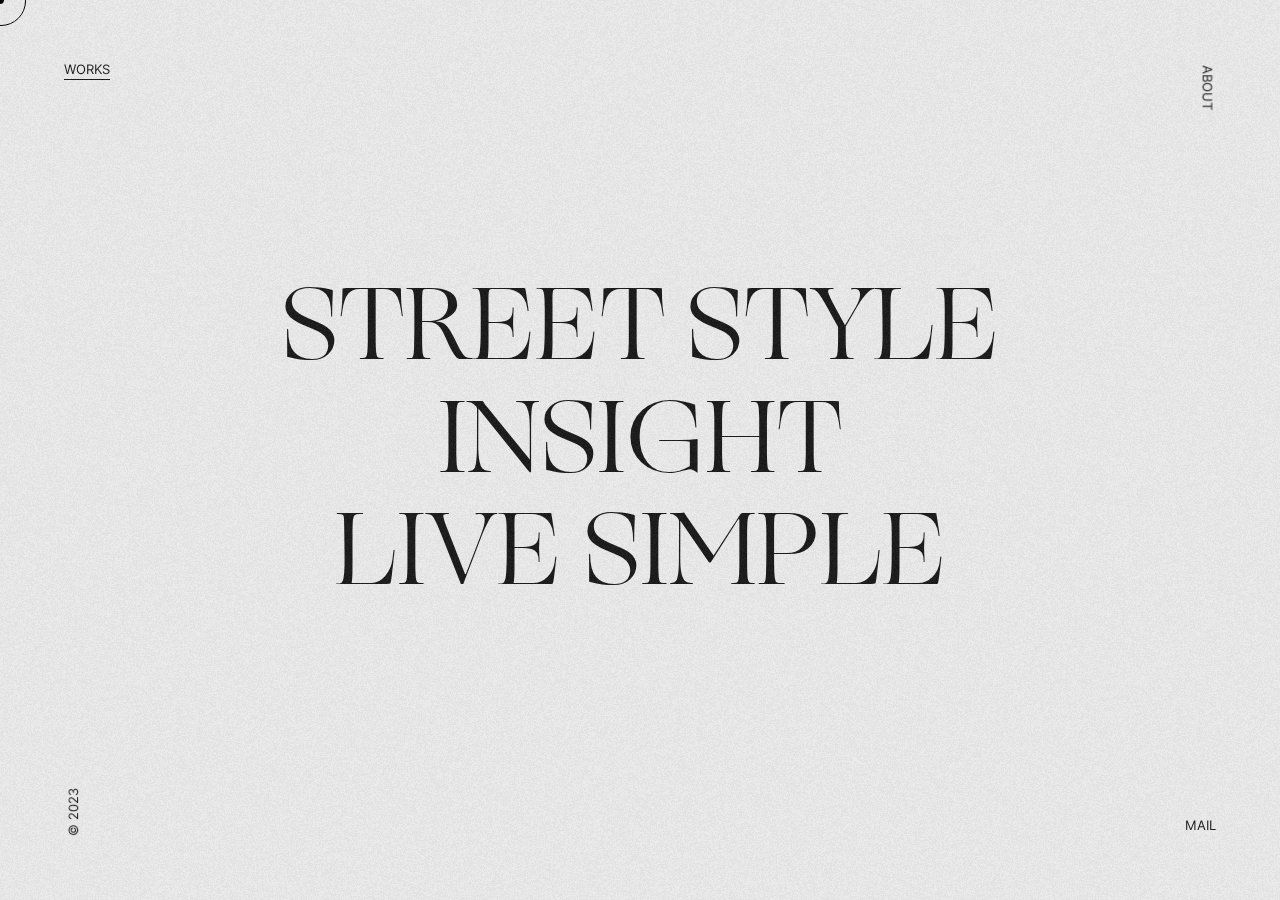
<file: index.html>
<!DOCTYPE html>
<html lang="en" class="bg-light scroll-none-x">


<head>
    <meta charset="UTF-8">
    <meta name="viewport" content="width=device-width, initial-scale=1.0">
    <title>Mohsin Kumarkiri</title>
    <meta name="description" content="Portfolio of mohsin Kumarkiri.">
    <link rel="icon" type="image/png" href="images/icon.png">
    <link rel="stylesheet" href="styles/loader-main.min.css">
    <script src="scripts/vendors/pace.min.js"></script>
    <script src="scripts/vendors/TweenMax.min.js"></script>
    <script src="scripts/vendors/parallax.min.js"></script>
    <link rel="stylesheet" href="styles/vendors/bootstrap-reboot.min.css">
    <link rel="stylesheet" href="styles/style.min.css">
</head>
<body class="scroll-none-x bg-light c-dark text-upper">
    <div class="loader-bg bg-dark"></div>
    <div class="loader-header-container">
        <h1 class="loader-header c-light">Mohsin Kumarkiri</h1>
    </div>
    <div class="loader-footer-container">
        <p class="loader-footer c-light">Selected Works</p>
    </div>
    <div class="noise"></div>
    <div class="wrapper">
        <div class="cursor"></div>
        <div class="follower"></div>
        <div class="container">
            <header class="header">
                <div class="header-menu-left-container">
                    <a href="index.html" class="header-menu-left to-right line-dark c-dark">Works</a>
                </div>
                <div class="header-menu-right-container">
                    <a href="about/index.html" class="header-menu-right left-in-right line-dark c-dark">About</a>
                </div>
            </header>
            <div id="luxy">
                <main class="main">
                    <div class="item-container">
                        <div class="item-inner">
                            <a href="works/streetstyle/index.html" class="item-hover">
                                <div class="item-title-container item-title-one-container">
                                    <div class="item-title-one">
                                        <h2 class="item-title c-dark">Street Style<span class="item-title-number c-dark">2023</span></h2>
                                    </div>
                                </div>
                                <div id="item1">
                                    <div data-depth="5" class="item">
                                        <img src="images/streetstyle.jpg" class="img item-img item-img-one" alt="">
                                    </div>
                                </div>
                            </a>
                        </div>
                        <div class="item-inner">
                            <a href="works/insight/index.html" class="item-hover">
                                <div class="item-title-container item-title-two-container">
                                    <div class="item-title-two">
                                        <h2 class="item-title c-dark">Insight<span class="item-title-number c-dark">2023</span></h2>
                                    </div>
                                </div>
                                <div id="item2">
                                    <div data-depth="5" class="item">
                                        <img src="images/insight.jpg" class="img item-img item-img-two" alt="">
                                    </div>
                                </div>
                            </a>
                        </div>
                        <div class="item-inner">
                            <a href="works/livesimple/index.html" class="item-hover">
                                <div class="item-title-container item-title-three-container">
                                    <div class="item-title-three">
                                        <h2 class="item-title c-dark">Live Simple<span class="item-title-number c-dark">2023</span></h2>
                                    </div>
                                </div>
                                <div id="item3">
                                    <div data-depth="5" class="item">
                                        <img src="images/livesimple.jpg" class="img item-img item-img-three" alt="">
                                    </div>
                                </div>
                            </a>
                        </div>
                    </div>
                </main>
            </div>
            <footer class="footer">
                <div class="footer-menu-left-container">
                    <p class="footer-menu-right c-dark">&copy; 2023</p>
                </div>
                <div class="footer-menu-right-container">
                    <a href="mailto:mohsinkumarkiri786@gmail.com" class="footer-menu-left left-in-right line-dark c-dark">Mail</a>
                </div>
            </footer>
        </div>
    </div>
    <script src="scripts/vendors/luxy.min.js"></script>
    <script src="scripts/vendors/jquery-3.5.1.min.js"></script>
    <script src="scripts/vendors/cursor.min.js"></script>
    <script src="scripts/item.min.js"></script>
    <script charset="utf-8">
        var isMobile=/iPhone|iPad|Android/i.test(navigator.userAgent);isMobile||luxy.init({wrapper:"#luxy",wrapperSpeed:.065});
    </script>
    <!-- Thank you for reading -->
</body>

</html>
</file>
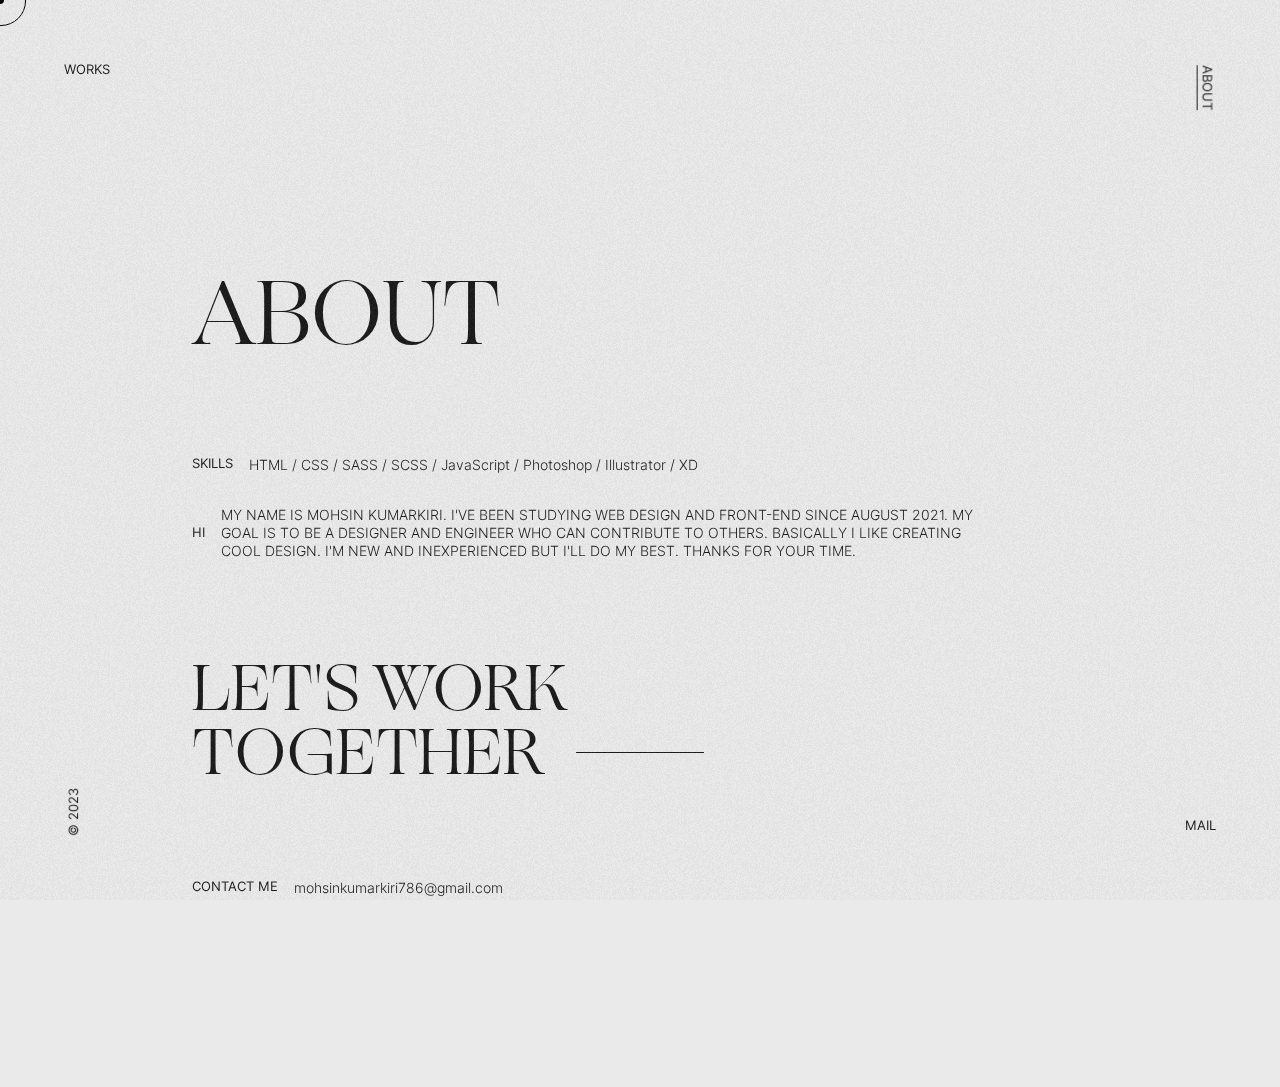
<file: about/index.html>
<!DOCTYPE html>
<html lang="en" class="bg-light scroll-none-x">


<head>
    <meta charset="UTF-8">
    <meta name="viewport" content="width=device-width, initial-scale=1.0">
    <title>About - Mohsin Kumarkiri's Portfolio</title>
    <meta name="description" content="Portfolio of Mohsin, a web designer and front-end engineer from India.">
    <link rel="icon" type="image/png" href="../images/icon.png">
    <link rel="stylesheet" href="../styles/loader-sub.min.css">
    <script src="../scripts/vendors/pace.min.js"></script>
    <script src="../scripts/vendors/TweenMax.min.js"></script>
    <link rel="stylesheet" href="../styles/vendors/bootstrap-reboot.min.css">
    <link rel="stylesheet" href="../styles/style.min.css">
</head>
<body class="scroll-none-x bg-light c-dark">
    <div class="loader-bg bg-dark"></div>
    <div class="noise"></div>
    <div class="wrapper">
        <div class="cursor"></div>
        <div class="follower"></div>
        <div class="container">
            <header class="header text-upper">
                <div class="header-menu-left-container">
                    <a href="../index.html" class="header-menu-left left-in-right line-dark c-dark">Works</a>
                </div>
                <div class="header-menu-right-container">
                    <a href="index.html" class="header-menu-right to-right line-dark c-dark">About</a>
                </div>
            </header>
            <div id="luxy">
                <main class="main">
                    <div class="about">
                        <div class="about-title-container text-upper">
                            <h2 class="about-title">About</h2>
                        </div>
                        <div class="about-text-container">
                            <div class="about-text-inner">
                                <h3 class="about-text-one c-dark text-upper">Skills</h3>
                                <p class="about-text-two c-dark">HTML / CSS / SASS / SCSS / JavaScript / Photoshop / Illustrator / XD</p>
                            </div>
                            <div class="about-text-inner text-upper">
                                <h3 class="about-text-one c-dark">Hi</h3>
                                <p class="about-text-two c-dark">My name is Mohsin Kumarkiri. I've been Studying Web design and Front-end since August 2021. My goal is to be a Designer and Engineer who can Contribute to others. Basically I like creating cool design. I'm new and inexperienced but I'll do my best. Thanks for your time.</p>
                            </div>
                        </div>
                    </div>
                    <div class="contact">
                        <div class="contact-title-container text-upper">
                            <h2 class="contact-title">Let's work</h2>
                            <h2 class="contact-title bar bar-dark">together</h2>
                        </div>
                        <div class="contact-text-container">
                            <div class="contact-text-inner">
                                <h3 class="contact-text-one c-dark text-upper">Contact me</h3>
                                <a href="mailto:mohsinkumarkiri786@gmail.com" class="contact-text-two c-dark left-in-right line-dark">mohsinkumarkiri786@gmail.com</a>
                            </div>
                        </div>
                    </div>
                </main>
            </div>
            <footer class="footer text-upper">
                <div class="footer-menu-left-container">
                    <p class="footer-menu-right c-dark">&copy; 2023</p>
                </div>
                <div class="footer-menu-right-container">
                    <a href="mailto:mohsinkumarkiri786@gmail.com" class="footer-menu-left left-in-right line-dark c-dark">Mail</a>
                </div>
            </footer>
        </div>
    </div>
    <script src="../scripts/vendors/luxy.min.js"></script>
    <script src="../scripts/vendors/jquery-3.5.1.min.js"></script>
    <script src="../scripts/vendors/cursor.min.js"></script>
    <script charset="utf-8">
        var isMobile=/iPhone|iPad|Android/i.test(navigator.userAgent);isMobile||luxy.init({wrapper:"#luxy",wrapperSpeed:.065});
    </script>
    <!-- Thank you for reading -->
</body>

</html>
</file>
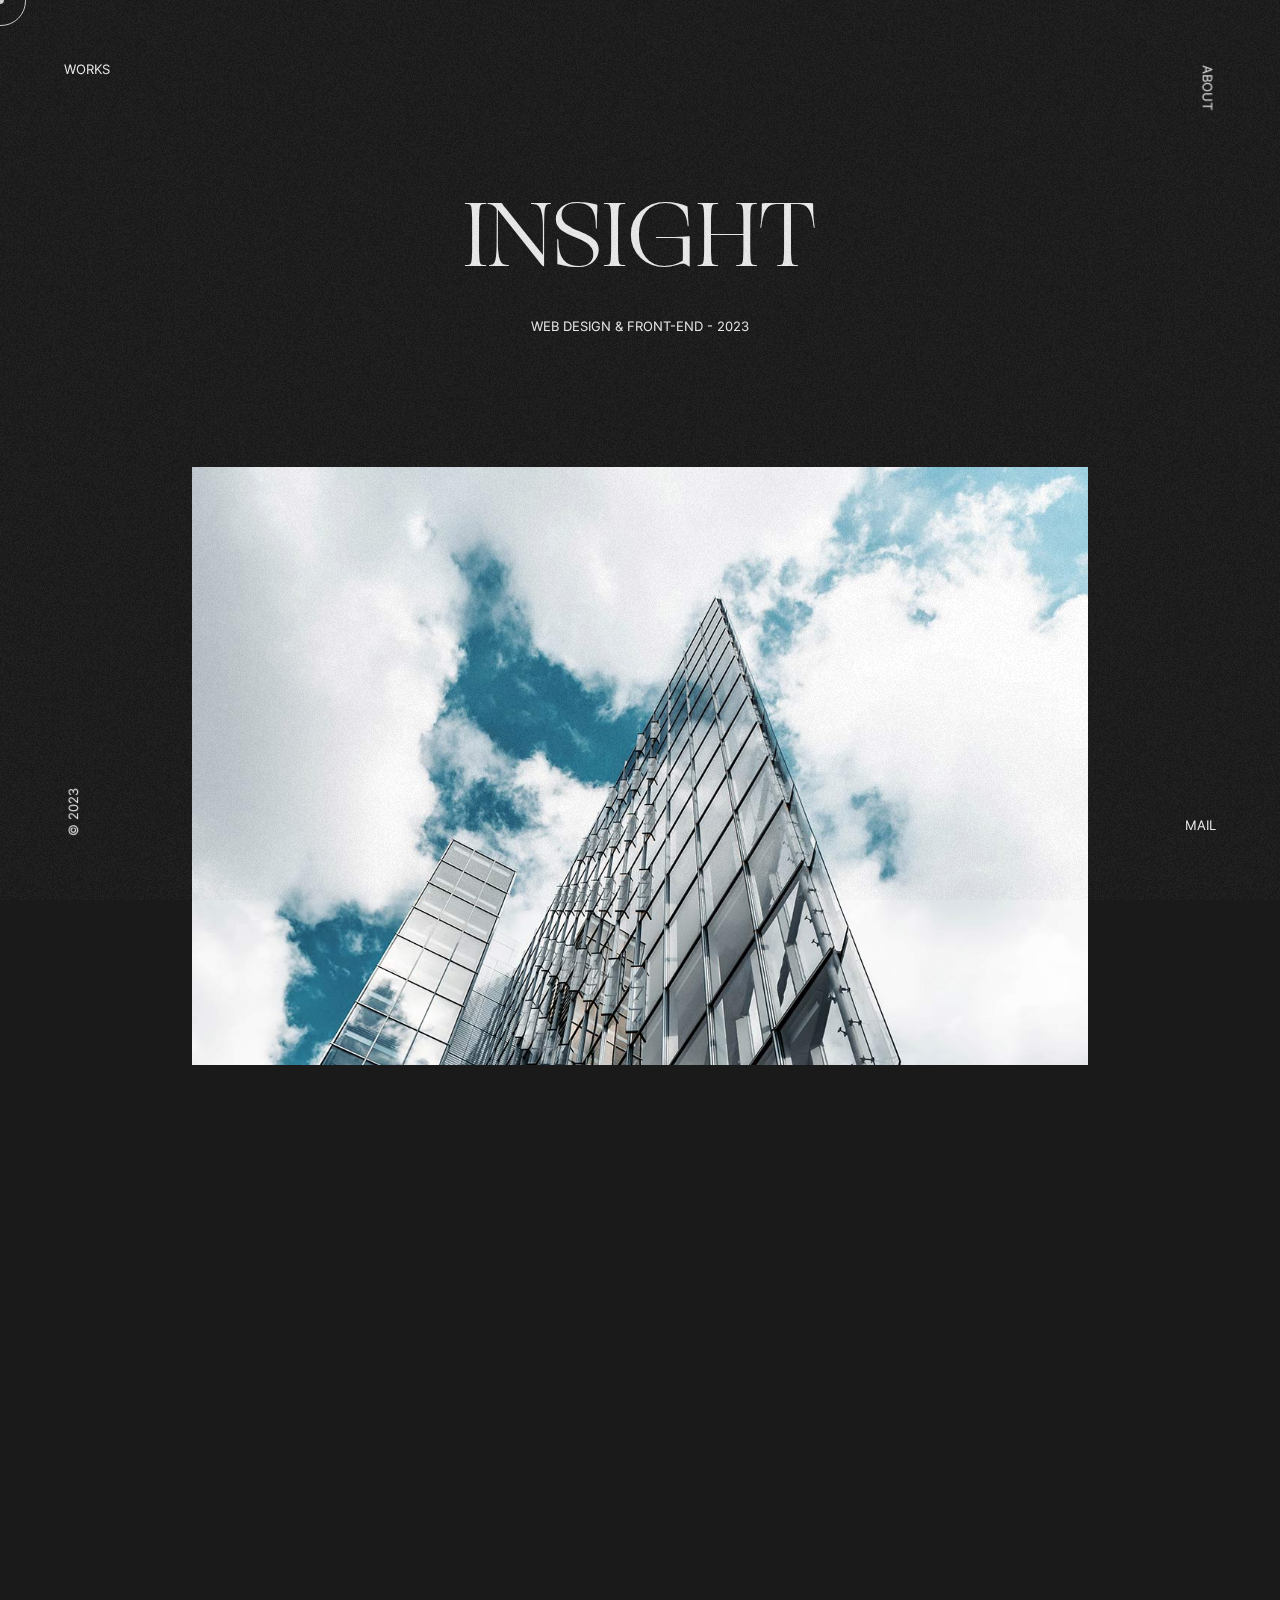
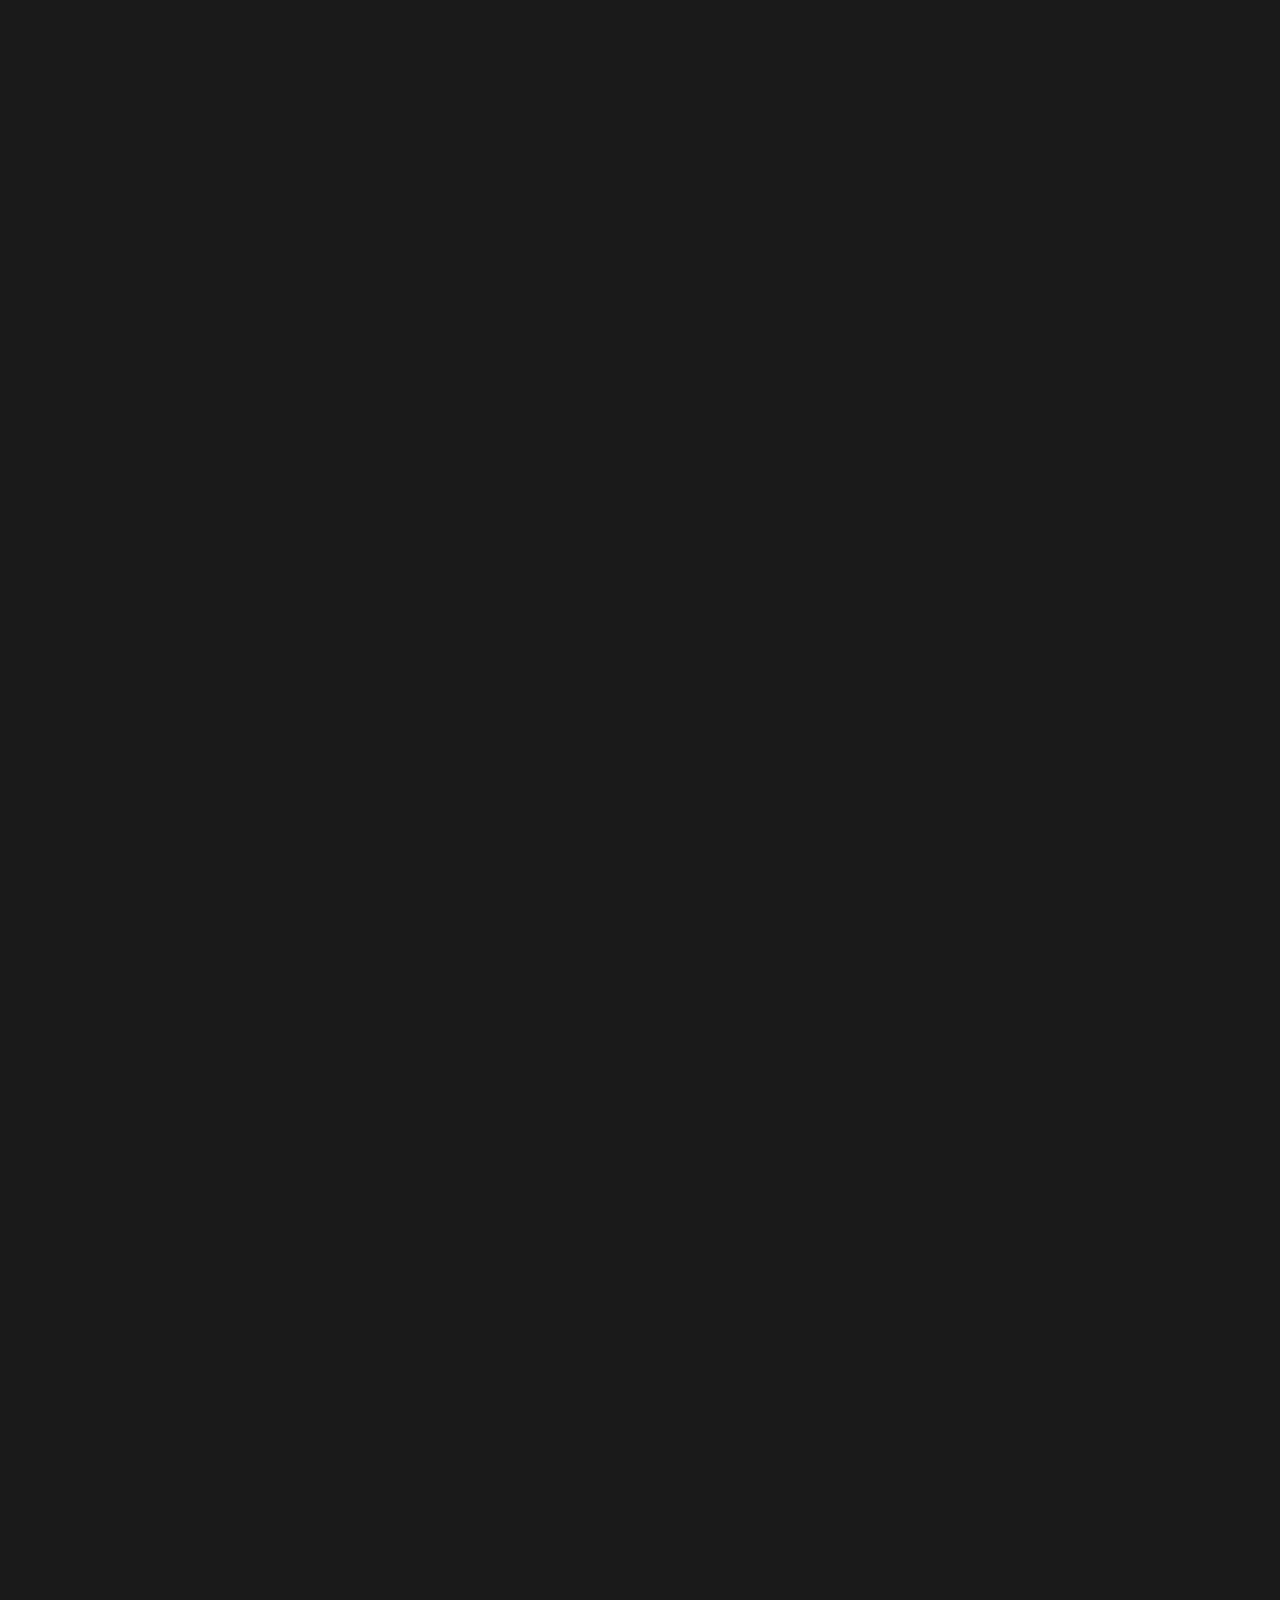
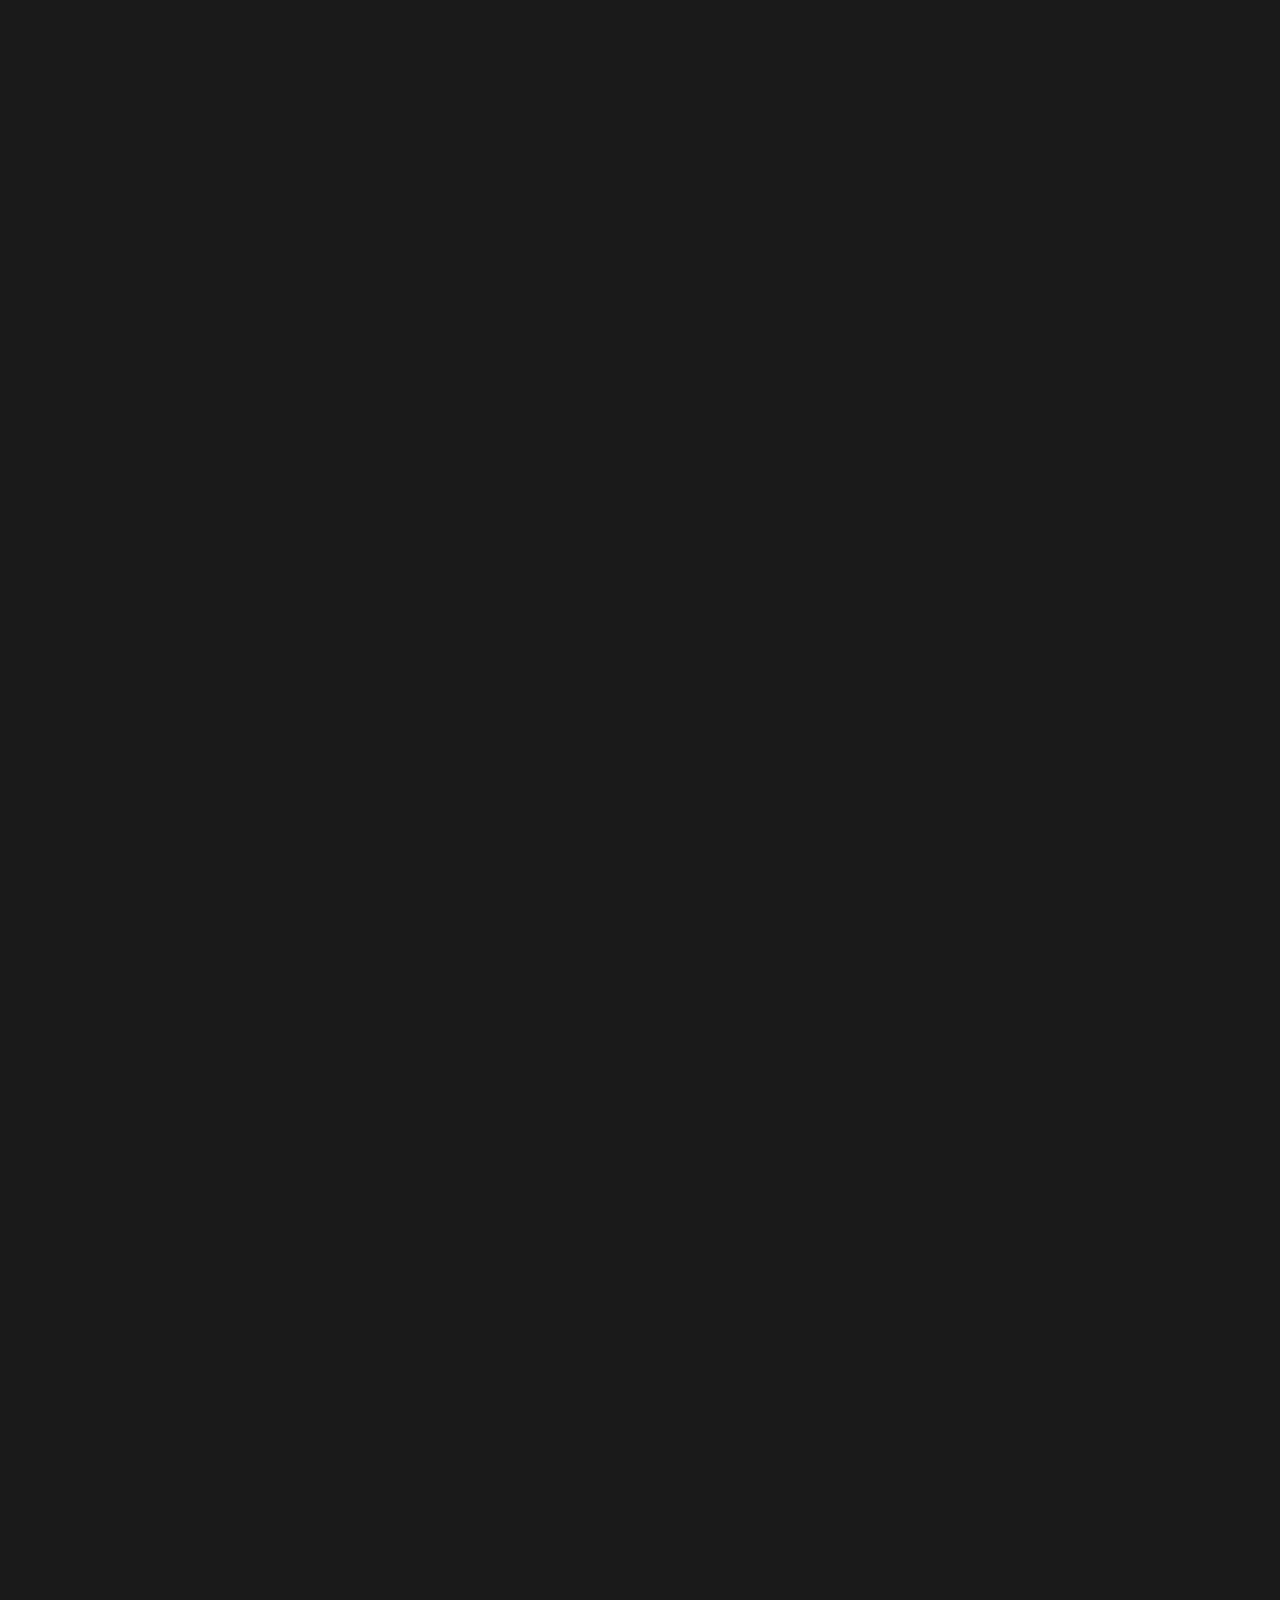
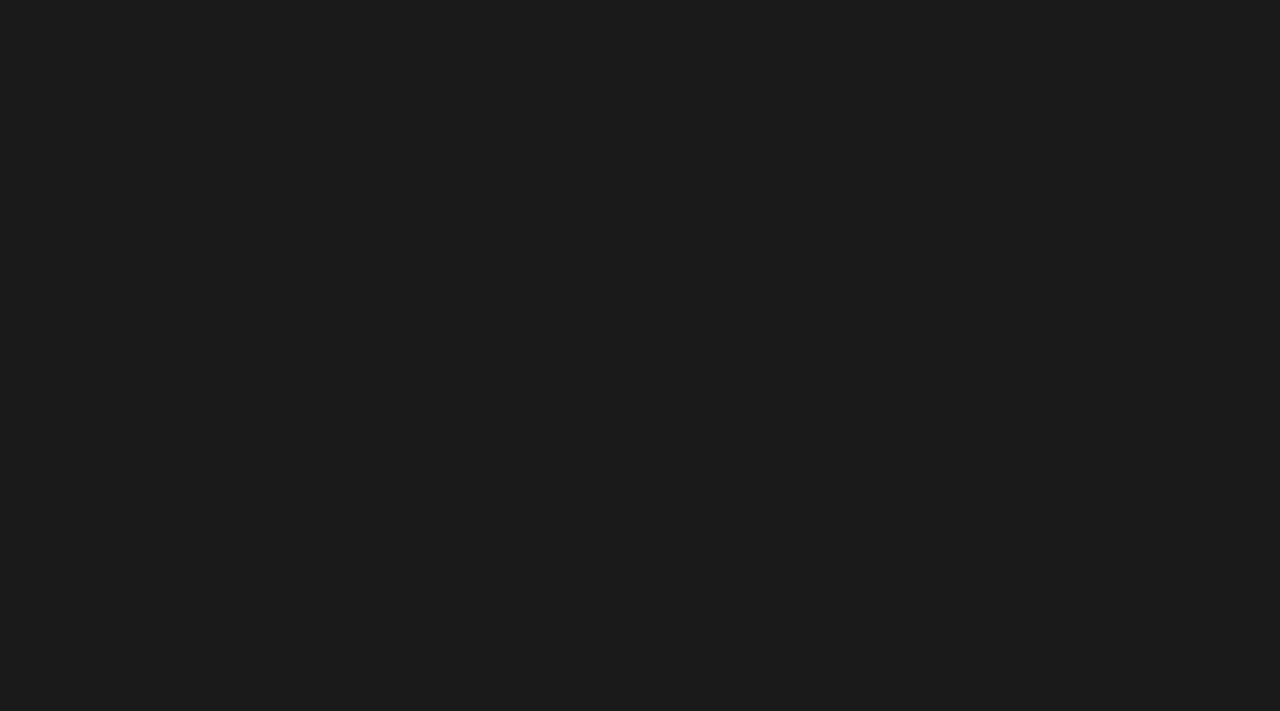
<file: works/insight/index.html>
<!DOCTYPE html>
<html lang="en" class="bg-dark scroll-none-x">

<head>
    <meta charset="UTF-8">
    <meta name="viewport" content="width=device-width, initial-scale=1.0">
    <title>Insight - Mohsin Kumarkiri's Portfolio</title>
    <meta name="description" content="Portfolio of Mohsin, a web designer and front-end engineer based in India.">
    <link rel="icon" type="image/png" href="../../images/icon.png">
    <link rel="stylesheet" href="../../styles/loader-sub.min.css">
    <script src="../../scripts/vendors/pace.min.js"></script>
    <script src="../../scripts/vendors/TweenMax.min.js"></script>
    <link rel="stylesheet" href="../../styles/vendors/bootstrap-reboot.min.css">
    <link rel="stylesheet" href="../../styles/style.min.css">
</head>
<body class="scroll-none-x bg-dark c-light text-upper">
    <div class="loader-bg bg-light"></div>
    <div class="noise"></div>
    <div class="wrapper">
        <div class="cursor"></div>
        <div class="follower"></div>
        <div class="container">
            <header class="header">
                <div class="header-menu-left-container">
                    <a href="../../index.html" class="header-menu-left left-in-right line-light c-light">Works</a>
                </div>
                <div class="header-menu-right-container">
                    <a href="../../about/index.html" class="header-menu-right left-in-right line-light c-light">About</a>
                </div>
            </header>
            <div id="luxy">
                <main class="main">
                    <div class="article-title-container">
                        <h2 class="article-title-one text-center c-light">Insight</h2>
                    </div>
                    <div class="article-title-container">
                        <p class="article-title-two text-center c-light">Web design & Front-end - 2023</p>
                    </div>
                    <div class="article-hero-container">
                        <div class="article-img-container">
                            <img src="../../images/insight.jpg" alt="" class="article-img img">
                        </div>
                    </div>
                    <div class="article-text-container">
                        <div class="article-text-inner">
                            <div class="fadeIn">
                                <h3 class="article-text-one c-light">Year</h3>
                                <p class="article-text-two c-light">2023</p>
                            </div>
                        </div>
                        <div class="article-text-inner">
                            <div class="fadeIn">
                                <h3 class="article-text-one c-light">Role</h3>
                                <p class="article-text-two c-light">Web design & Front-end</p>
                            </div>
                        </div>
                        <div class="article-text-inner">
                            <div class="fadeIn">
                                <h3 class="article-text-one c-light">Site</h3>
                                <a href="../../insight/index.html" target="_blank" rel="noopener noreferrer" class="article-text-two c-light left-in-right line-light">Visit Site</a>
                            </div>
                        </div>
                    </div>
                    <div class="article-img-desktop-container">
                        <div class="fadeIn">
                            <img src="../../images/insight-desktop-1.jpg" alt="" class="article-img-desktop img">
                        </div>
                    </div>
                    <div class="slide-bg-title-container">                        
                        <div class="center">
                            <div class="slide-bg-title-inner">
                                <div class="fadeIn">
                                    <span class="slide-bg-title c-light slide-text-right">Creative Design</span>
                                    <span class="slide-bg-title c-light slide-text-right">Creative Design</span>
                                    <span class="slide-bg-title c-light slide-text-right">Creative Design</span>
                                    <span class="slide-bg-title c-light slide-text-right">Creative Design</span>
                                    <span class="slide-bg-title c-light slide-text-right">Creative Design</span>
                                </div>
                            </div>
                            <div class="slide-bg-title-inner">
                                <div class="fadeIn">
                                    <span class="slide-bg-title c-light slide-text-left">Visual Experiments</span>
                                    <span class="slide-bg-title c-light slide-text-left">Visual Experiments</span>
                                    <span class="slide-bg-title c-light slide-text-left">Visual Experiments</span>
                                    <span class="slide-bg-title c-light slide-text-left">Visual Experiments</span>
                                    <span class="slide-bg-title c-light slide-text-left">Visual Experiments</span>
                                </div>
                            </div>           
                        </div>
                    </div>
                    <div class="article-img-mobile-container">
                        <div class="fadeIn">
                            <img src="../../images/insight-mobile-1.jpg" alt="" class="article-img-mobile img">
                        </div>
    
                        <div class="fadeIn">
                            <img src="../../images/insight-mobile-2.jpg" alt="" class="article-img-mobile img">
                        </div>
    
                        <div class="fadeIn">
                            <img src="../../images/insight-mobile-3.jpg" alt="" class="article-img-mobile img">
                        </div>
                    </div>
                    <div class="article-next-title-container">
                        <div class="fadeIn">
                            <h3 class="article-next-title c-light">Next</h3>
                        </div>
                    </div>
                    <div class="article-next-text-container">
                        <div class="fadeIn">
                            <a href="../livesimple/index.html" class="article-next-text c-light">Live Simple</a>
                        </div>
                    </div>
                </main>
            </div>
            <footer class="footer">
                <div class="footer-menu-left-container">
                    <p class="footer-menu-right c-light">&copy; 2023</p>
                </div>
                <div class="footer-menu-right-container">
                    <a href="mailto:mohsinkumarkiri786@gmail.com" class="footer-menu-left left-in-right line-light c-light">Mail</a>
                </div>
            </footer>
        </div>
    </div>
    <script src="../../scripts/vendors/luxy.min.js"></script>
    <script src="../../scripts/vendors/jquery-3.5.1.min.js"></script>
    <script src="../../scripts/vendors/cursor.min.js"></script>
    <script src="../../scripts/fade-in.min.js"></script>
    <script charset="utf-8">
        var isMobile=/iPhone|iPad|Android/i.test(navigator.userAgent);isMobile||luxy.init({wrapper:"#luxy",wrapperSpeed:.065});
    </script>
    <!-- Thank you for reading -->
</body>

</html>
</file>
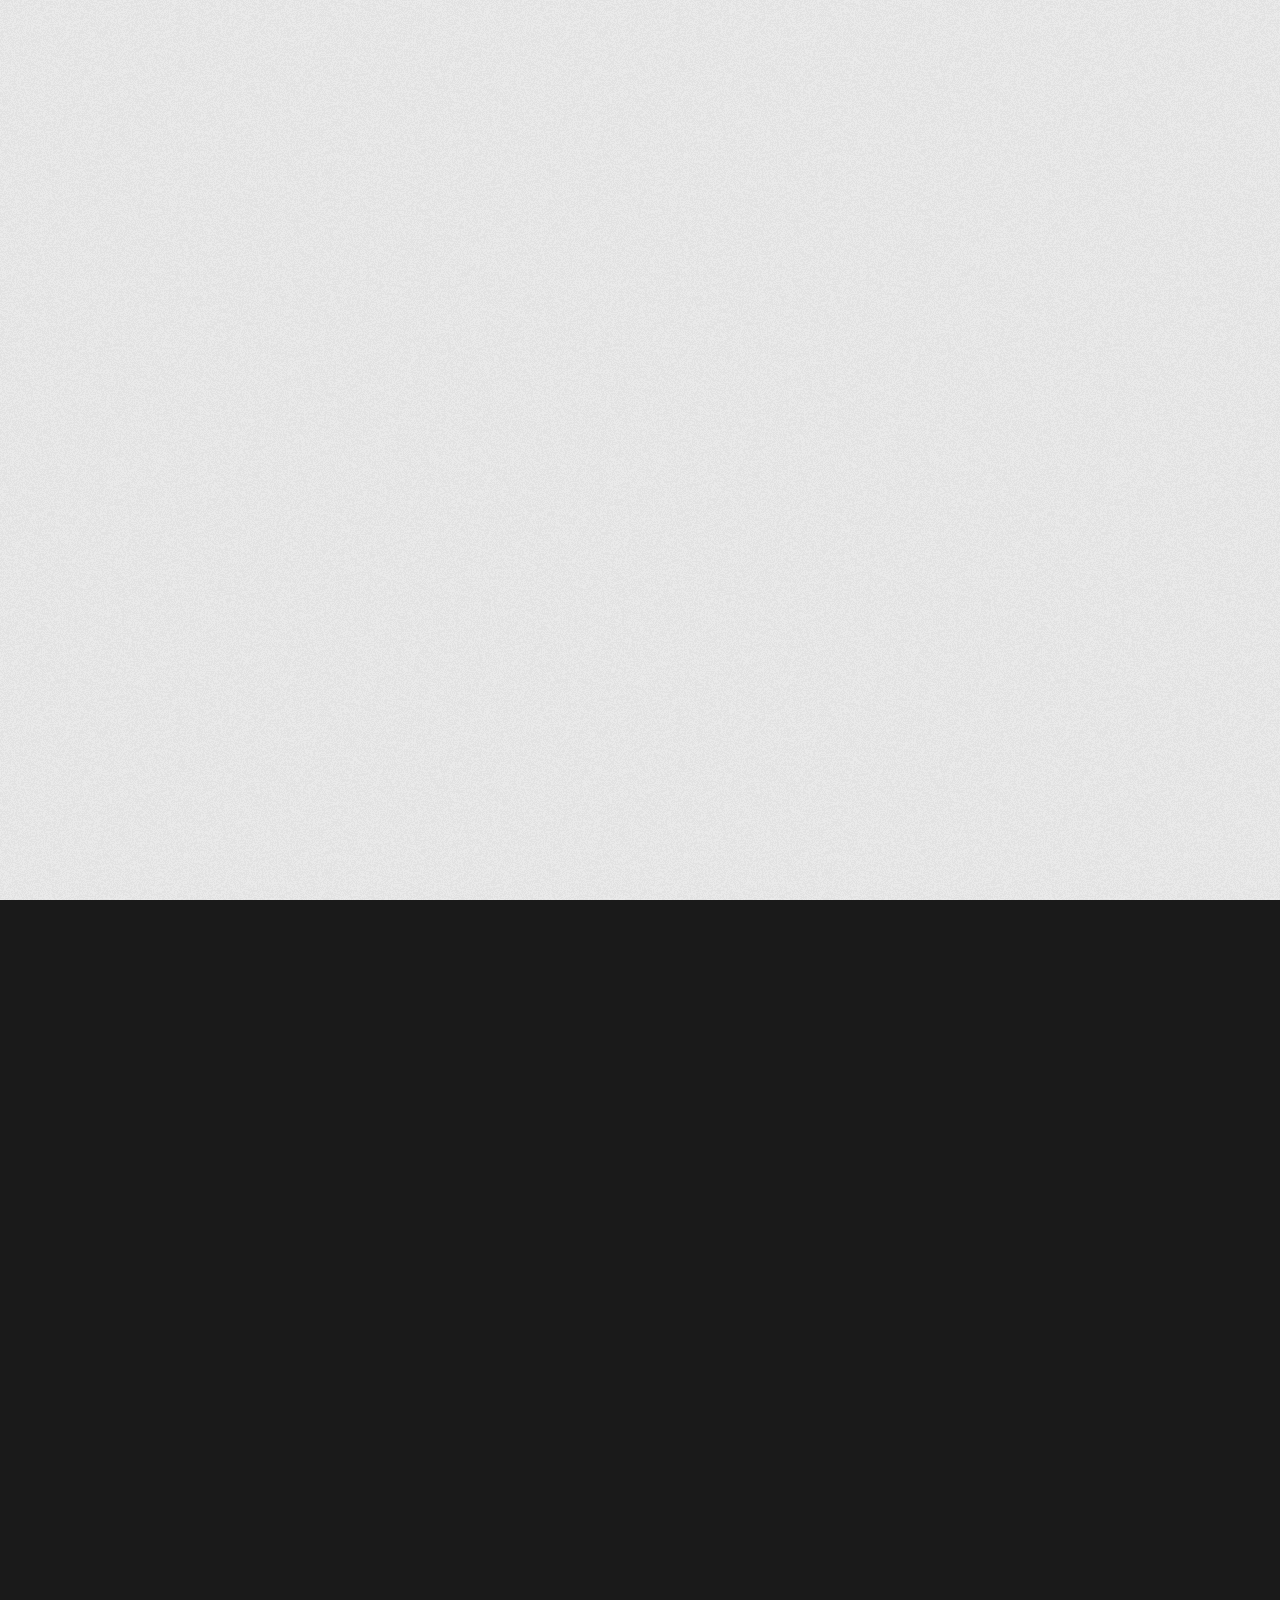
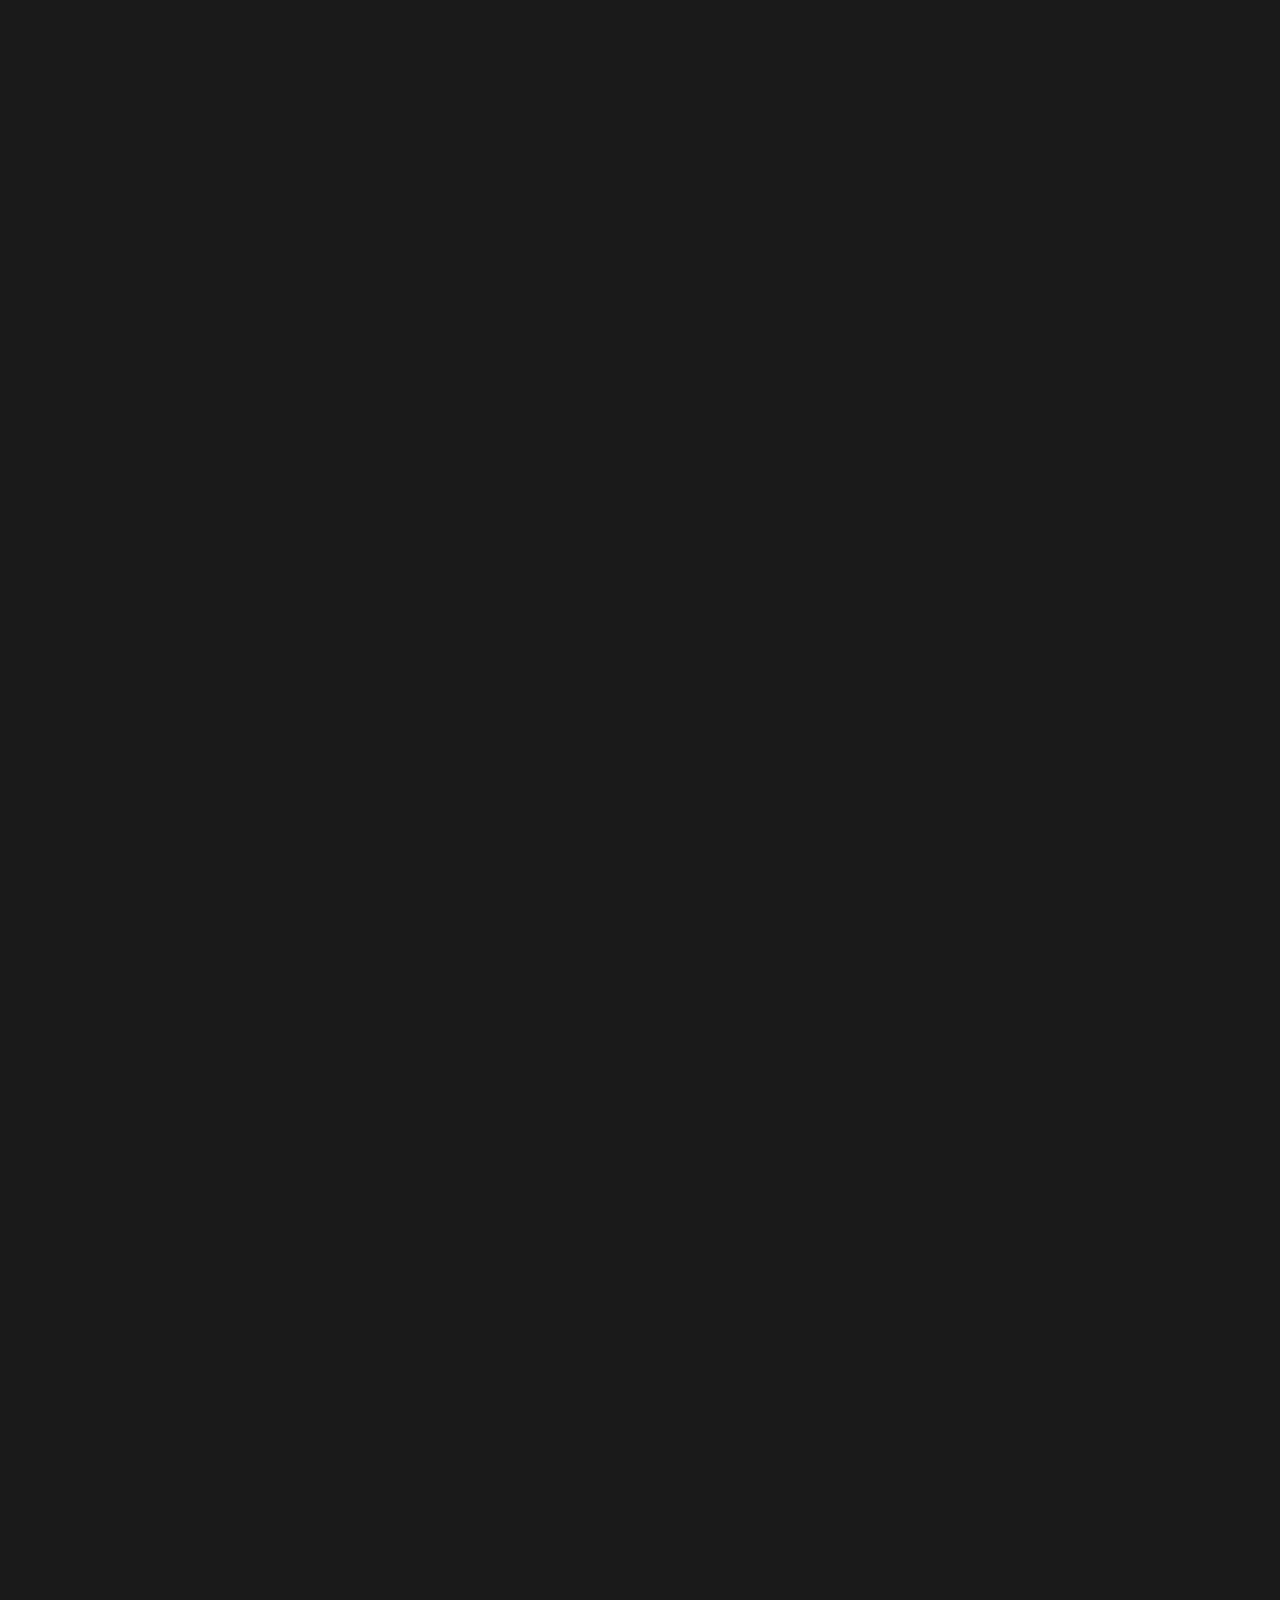
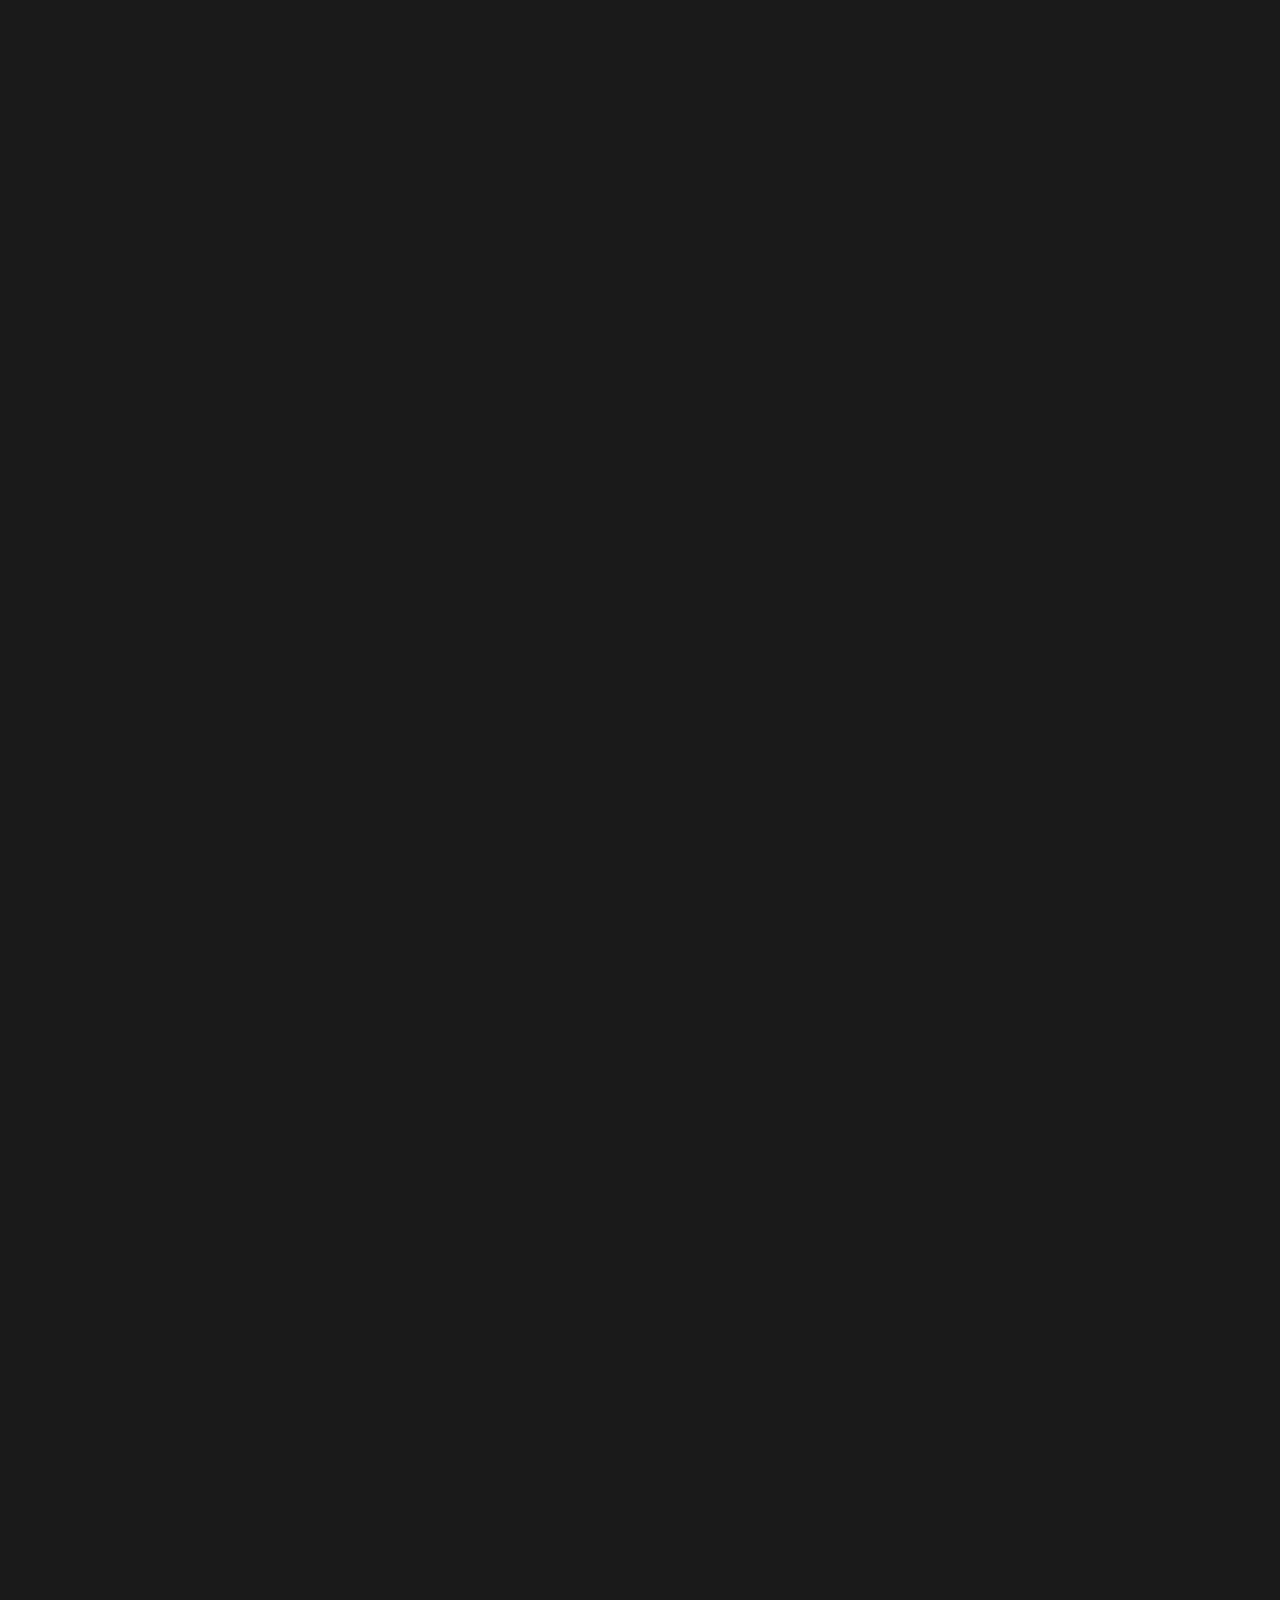
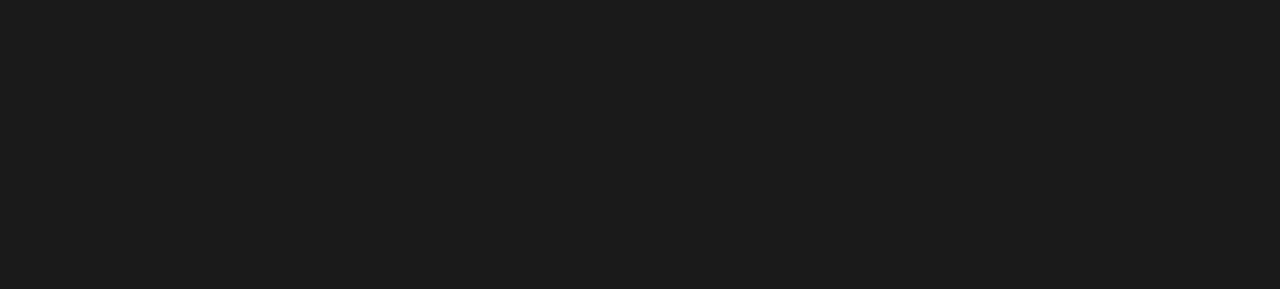
<file: works/livesimple/index.html>
<!DOCTYPE html>
<html lang="en" class="bg-dark scroll-none-x">

<head>
    <meta charset="UTF-8">
    <meta name="viewport" content="width=device-width, initial-scale=1.0">
    <title>Live Simple - Mohsin Kumarkiri's Portfolio</title>
    <meta name="description" content="Portfolio of Mohsin, a web designer and front-end engineer based in India.">
    <link rel="icon" type="image/png" href="../../images/icon.png">
    <link rel="stylesheet" href="../../styles/loader-sub.min.css">
    <script src="../../scripts/vendors/pace.min.js"></script>
    <script src="../../scripts/vendors/TweenMax.min.js"></script>
    <link rel="stylesheet" href="../../styles/vendors/bootstrap-reboot.min.css">
    <link rel="stylesheet" href="../../styles/style.min.css">
</head>
<body class="scroll-none-x bg-dark c-light text-upper">
    <div class="loader-bg bg-light"></div>
    <div class="noise"></div>
    <div class="wrapper">
        <div class="cursor"></div>
        <div class="follower"></div>
        <div class="container">
            <header class="header">
                <div class="header-menu-left-container">
                    <a href="../../index.html" class="header-menu-left left-in-right line-light c-light">Works</a>
                </div>
                <div class="header-menu-right-container">
                    <a href="../../about/index.html" class="header-menu-right left-in-right line-light c-light">About</a>
                </div>
            </header>   
            <div id="luxy">
                <main class="main">
                    <div class="article-title-container">
                        <h2 class="article-title-one text-center c-light">Live Simple</h2>
                    </div>
                    <div class="article-title-container">
                        <p class="article-title-two text-center c-light">Web design & Front-end - 2023</p>
                    </div>
                    <div class="article-hero-container">
                        <div class="article-img-container">
                            <img src="../../images/livesimple.jpg" alt="" class="article-img img">
                        </div>
                    </div>
                    <div class="article-text-container">
                        <div class="article-text-inner">
                            <div class="fadeIn">
                                <h3 class="article-text-one c-light">Year</h3>
                                <p class="article-text-two c-light">2023</p>
                            </div>
                        </div>
                        <div class="article-text-inner">
                            <div class="fadeIn">
                                <h3 class="article-text-one c-light">Role</h3>
                                <p class="article-text-two c-light">Web design & Front-end</p>
                            </div>
                        </div>
                        <div class="article-text-inner">
                            <div class="fadeIn">
                                <h3 class="article-text-one c-light">Site</h3>
                                <a href="../../livesimple/index.html" target="_blank" rel="noopener noreferrer" class="article-text-two c-light left-in-right line-light">Visit Site</a>
                            </div>
                        </div>
                    </div>
                    <div class="article-img-desktop-container">
                        <div class="fadeIn">
                            <img src="../../images/livesimple-desktop-1.jpg" alt="" class="article-img-desktop img">
                        </div>
                    </div>
                    <div class="slide-bg-title-container">                        
                        <div class="center">
                            <div class="slide-bg-title-inner">
                                <div class="fadeIn">
                                    <span class="slide-bg-title c-light slide-text-right">Creative Design</span>
                                    <span class="slide-bg-title c-light slide-text-right">Creative Design</span>
                                    <span class="slide-bg-title c-light slide-text-right">Creative Design</span>
                                    <span class="slide-bg-title c-light slide-text-right">Creative Design</span>
                                    <span class="slide-bg-title c-light slide-text-right">Creative Design</span>
                                </div>
                            </div>
                            <div class="slide-bg-title-inner">
                                <div class="fadeIn">
                                    <span class="slide-bg-title c-light slide-text-left">Visual Experiments</span>
                                    <span class="slide-bg-title c-light slide-text-left">Visual Experiments</span>
                                    <span class="slide-bg-title c-light slide-text-left">Visual Experiments</span>
                                    <span class="slide-bg-title c-light slide-text-left">Visual Experiments</span>
                                    <span class="slide-bg-title c-light slide-text-left">Visual Experiments</span>
                                </div>
                            </div>                   
                        </div>
                    </div>
                    <div class="article-img-mobile-container">
                        <div class="fadeIn">
                            <img src="../../images/livesimple-mobile-1.jpg" alt="" class="article-img-mobile img">
                        </div>
    
                        <div class="fadeIn">
                            <img src="../../images/livesimple-mobile-2.jpg" alt="" class="article-img-mobile img">
                        </div>
    
                        <div class="fadeIn">
                            <img src="../../images/livesimple-mobile-3.jpg" alt="" class="article-img-mobile img">
                        </div>
                    </div>
                    <div class="article-next-title-container">
                        <div class="fadeIn">
                            <h3 class="article-next-title c-light">Next</h3>
                        </div>
                    </div>
    
                    <div class="article-next-text-container">
                        <div class="fadeIn">
                            <a href="../streetstyle/index.html" class="article-next-text c-light">Street Style</a>
                        </div>
                    </div>
                </main>
            </div>
            <footer class="footer">
                <div class="footer-menu-left-container">
                    <p class="footer-menu-right c-light">&copy; 2023</p>
                </div>
                <div class="footer-menu-right-container">
                    <a href="mailto:mohsinkumarkiri786@gmail.com" class="footer-menu-left left-in-right line-light c-light">Mail</a>
                </div>
            </footer>
        </div>
    </div>
    <script src="../../scripts/vendors/luxy.min.js"></script>
    <script src="../../scripts/vendors/jquery-3.5.1.min.js"></script>
    <script src="../../scripts/vendors/cursor.min.js"></script>
    <script src="../../scripts/fade-in.min.js"></script>
    <script charset="utf-8">
        var isMobile=/iPhone|iPad|Android/i.test(navigator.userAgent);isMobile||luxy.init({wrapper:"#luxy",wrapperSpeed:.065});
    </script>
    <!-- Thank you for reading -->
</body>

</html>
</file>
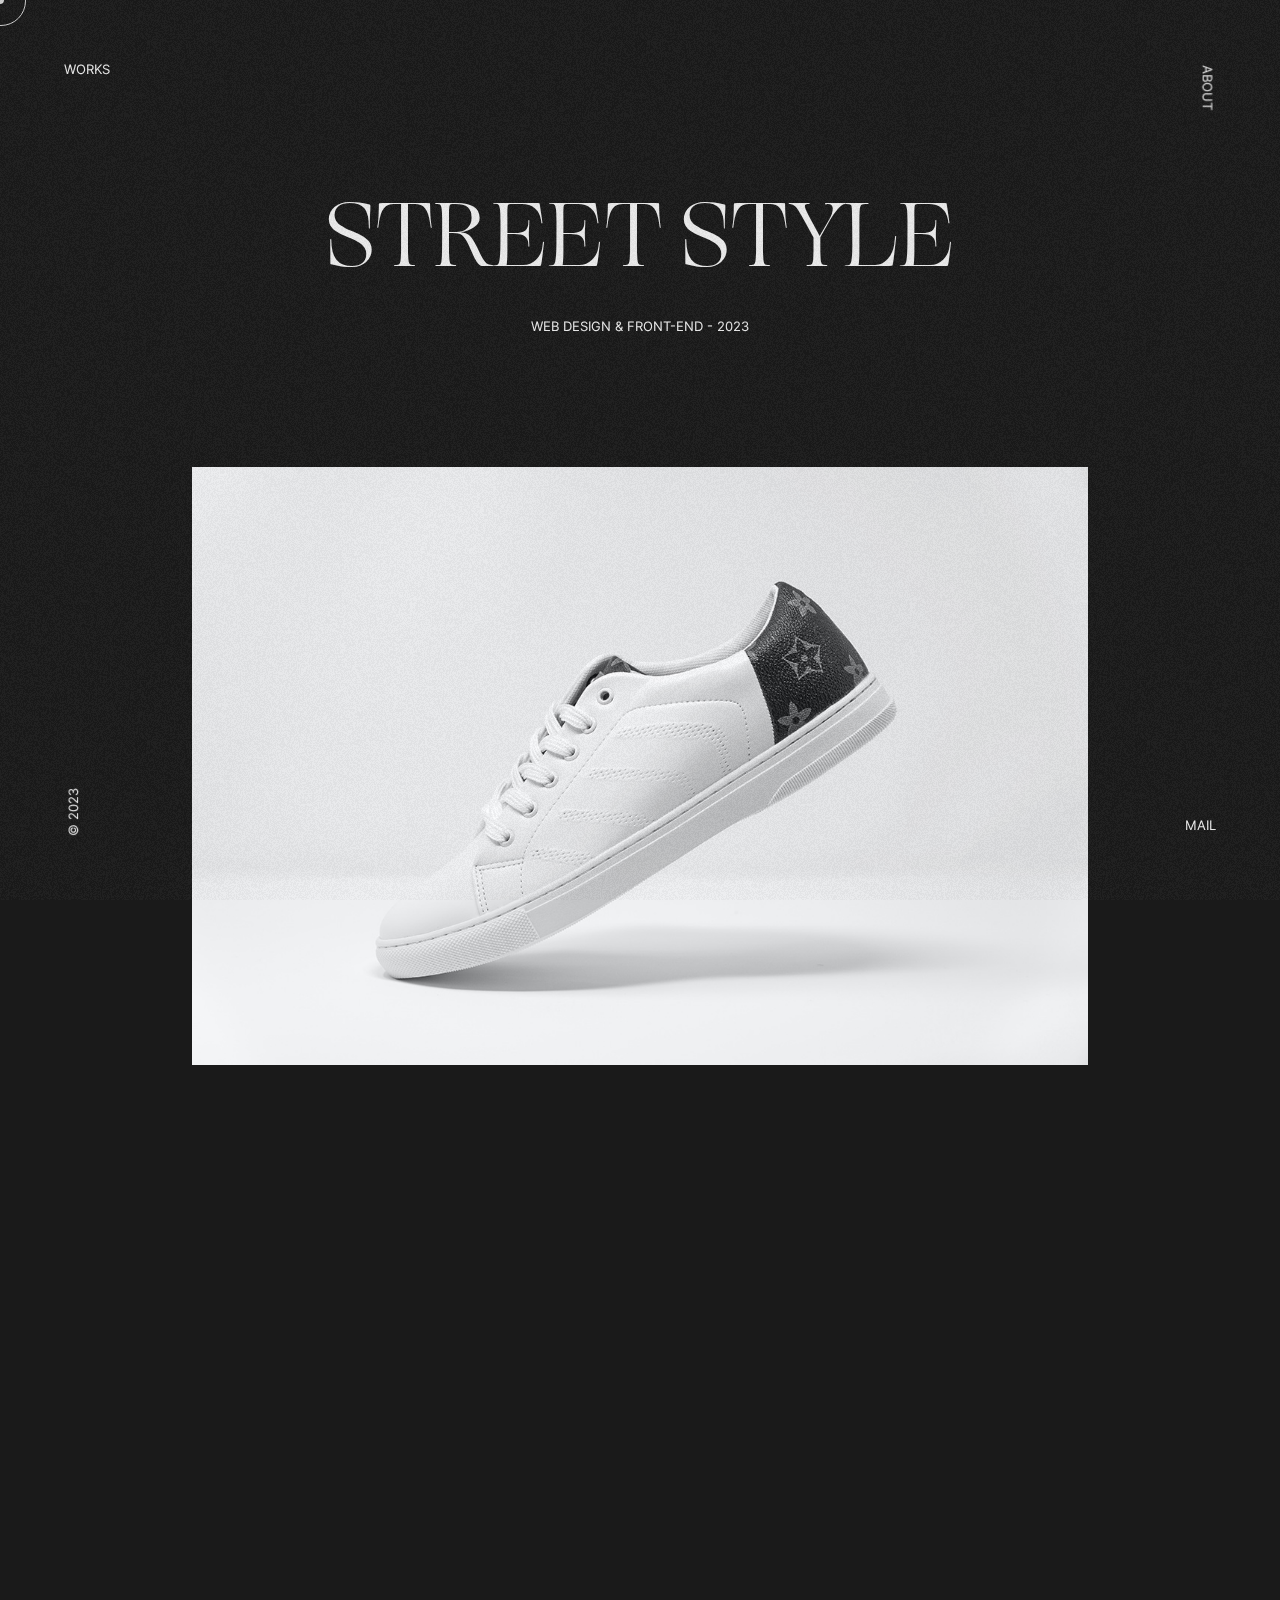
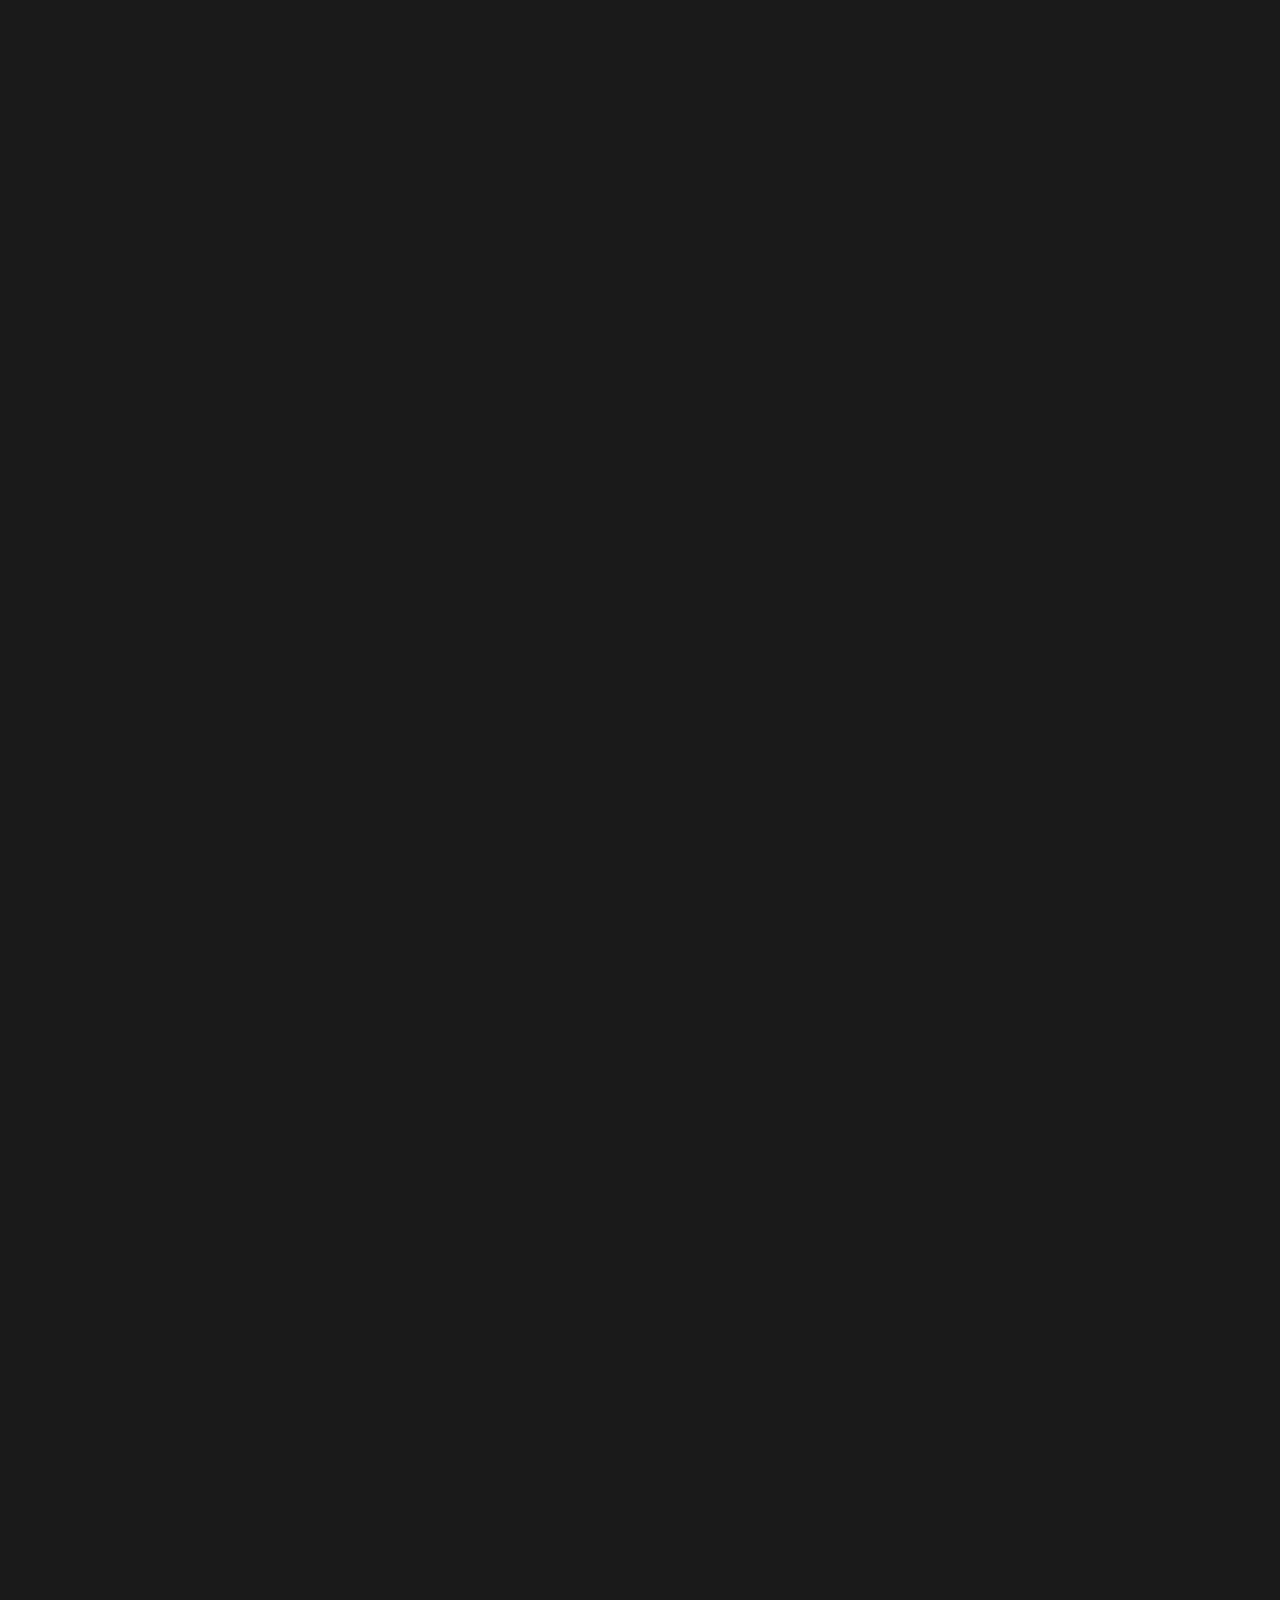
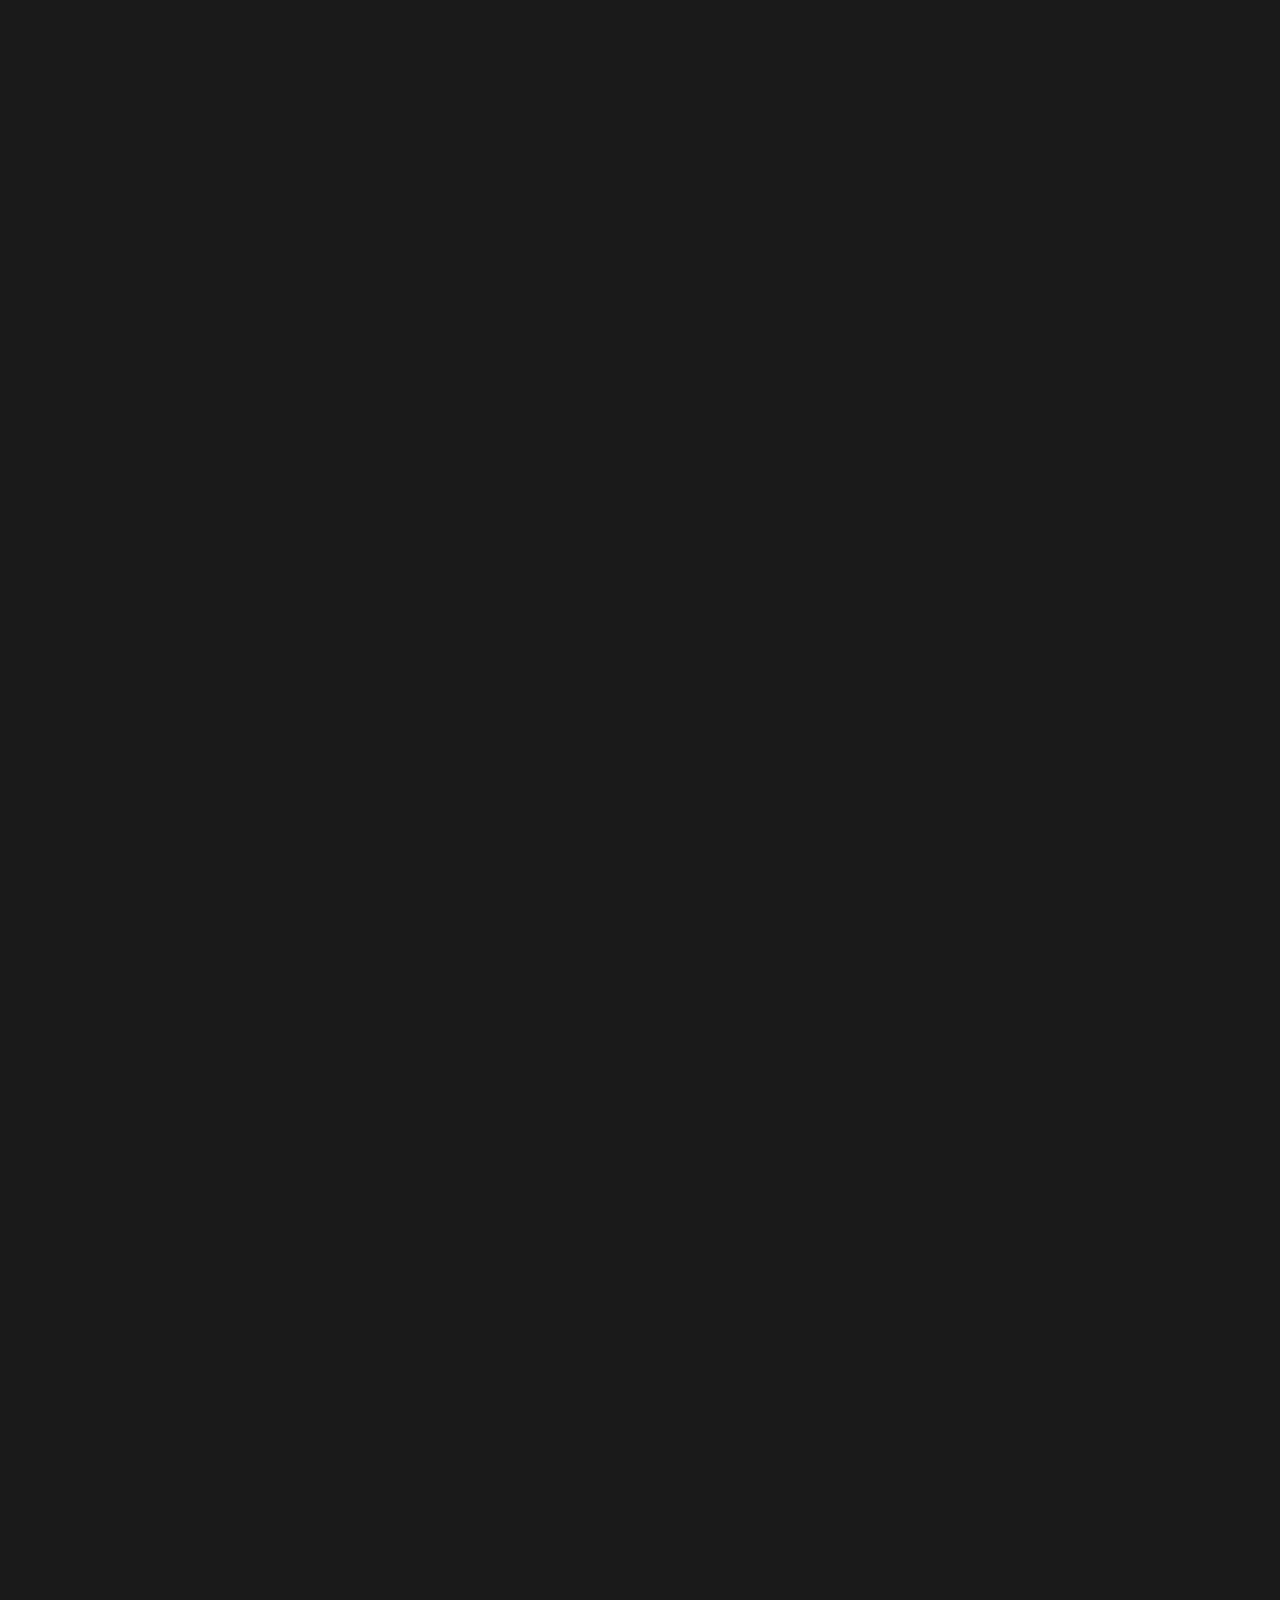
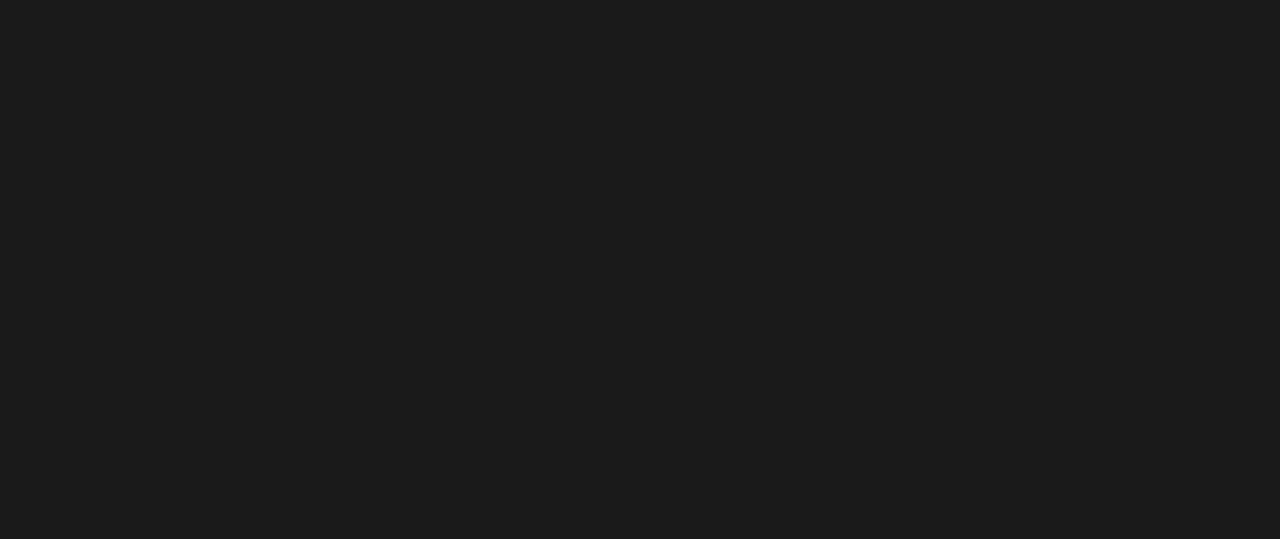
<file: works/streetstyle/index.html>
<!DOCTYPE html>
<html lang="en" class="bg-dark scroll-none-x">

<head>
    <meta charset="UTF-8">
    <meta name="viewport" content="width=device-width, initial-scale=1.0">
    <title>Street Style - Mohsin Kumarkiri's Portfolio</title>
    <meta name="description" content="Portfolio of Mohsin, a web designer and front-end engineer based in India.">
    <link rel="icon" type="image/png" href="../../images/icon.png">
    <link rel="stylesheet" href="../../styles/loader-sub.min.css">
    <script src="../../scripts/vendors/pace.min.js"></script>
    <script src="../../scripts/vendors/TweenMax.min.js"></script>
    <link rel="stylesheet" href="../../styles/vendors/bootstrap-reboot.min.css">
    <link rel="stylesheet" href="../../styles/style.min.css">
</head>
<body class="scroll-none-x bg-dark c-light text-upper">
    <div class="loader-bg bg-light"></div>
    <div class="noise"></div>
    <div class="wrapper">
        <div class="cursor"></div>
        <div class="follower"></div>
        <div class="container">
            <header class="header">
                <div class="header-menu-left-container">
                    <a href="../../index.html" class="header-menu-left left-in-right line-light c-light">Works</a>
                </div>
                <div class="header-menu-right-container">
                    <a href="../../about/index.html" class="header-menu-right left-in-right line-light c-light">About</a>
                </div>
            </header>
            <div id="luxy">
                <main class="main">
                    <div class="article-title-container">
                        <h2 class="article-title-one text-center c-light">Street Style</h2>
                    </div>
                    <div class="article-title-container">
                        <p class="article-title-two text-center c-light">Web design & Front-end - 2023</p>
                    </div>
                    <div class="article-hero-container">
                        <div class="article-img-container">
                            <img src="../../images/streetstyle.jpg" alt="" class="article-img img">
                        </div>
                    </div>
                    <div class="article-text-container">
                        <div class="article-text-inner">
                            <div class="fadeIn">
                                <h3 class="article-text-one c-light">Year</h3>
                                <p class="article-text-two c-light">2023</p>
                            </div>
                        </div>
                        <div class="article-text-inner">
                            <div class="fadeIn">
                                <h3 class="article-text-one c-light">Role</h3>
                                <p class="article-text-two c-light">Web design & Front-end</p>
                            </div>
                        </div>
                        <div class="article-text-inner">
                            <div class="fadeIn">
                                <h3 class="article-text-one c-light">Site</h3>
                                <a href="../../streetstyle/index.html" target="_blank" rel="noopener noreferrer" class="article-text-two c-light left-in-right line-light">Visit Site</a>
                            </div>
                        </div>
                    </div>
                    <div class="article-img-desktop-container">
                        <div class="fadeIn">
                            <img src="../../images/streetstyle-desktop-1.jpg" alt="" class="article-img-desktop img">
                        </div>
                    </div>
                    <div class="slide-bg-title-container">                        
                        <div class="center">
                            <div class="slide-bg-title-inner">
                                <div class="fadeIn">
                                    <span class="slide-bg-title c-light slide-text-right">Creative Design</span>
                                    <span class="slide-bg-title c-light slide-text-right">Creative Design</span>
                                    <span class="slide-bg-title c-light slide-text-right">Creative Design</span>
                                    <span class="slide-bg-title c-light slide-text-right">Creative Design</span>
                                    <span class="slide-bg-title c-light slide-text-right">Creative Design</span>
                                </div>
                            </div>
                            <div class="slide-bg-title-inner">
                                <div class="fadeIn">
                                    <span class="slide-bg-title c-light slide-text-left">Visual Experiments</span>
                                    <span class="slide-bg-title c-light slide-text-left">Visual Experiments</span>
                                    <span class="slide-bg-title c-light slide-text-left">Visual Experiments</span>
                                    <span class="slide-bg-title c-light slide-text-left">Visual Experiments</span>
                                    <span class="slide-bg-title c-light slide-text-left">Visual Experiments</span>
                                </div>
                            </div>                   
                        </div>
                    </div>
                    <div class="article-img-mobile-container">
                        <div class="fadeIn">
                            <img src="../../images/streetstyle-mobile-1.jpg" alt="" class="article-img-mobile img">
                        </div>
    
                        <div class="fadeIn">
                            <img src="../../images/streetstyle-mobile-2.jpg" alt="" class="article-img-mobile img">
                        </div>
    
                        <div class="fadeIn">
                            <img src="../../images/streetstyle-mobile-3.jpg" alt="" class="article-img-mobile img">
                        </div>
                    </div>
                    <div class="article-next-title-container">
                        <div class="fadeIn">
                            <h3 class="article-next-title c-light">Next</h3>
                        </div>
                    </div>
                    <div class="article-next-text-container">
                        <div class="fadeIn">
                            <a href="../insight/index.html" class="article-next-text c-light">Insight</a>
                        </div>
                    </div>
                </main>
            </div>
            <footer class="footer">
                <div class="footer-menu-left-container">
                    <p class="footer-menu-right c-light">&copy; 2023</p>
                </div>
                <div class="footer-menu-right-container">
                    <a href="mailto:mohsinkumarkiri786@gmail.com" class="footer-menu-left left-in-right line-light c-light">Mail</a>
                </div>
            </footer>
        </div>
    </div>
    <script src="../../scripts/vendors/luxy.min.js"></script>
    <script src="../../scripts/vendors/jquery-3.5.1.min.js"></script>
    <script src="../../scripts/vendors/cursor.min.js"></script>
    <script src="../../scripts/fade-in.min.js"></script>
    <script charset="utf-8">
        var isMobile=/iPhone|iPad|Android/i.test(navigator.userAgent);isMobile||luxy.init({wrapper:"#luxy",wrapperSpeed:.065});
    </script>
    <!-- Thank you for reading -->
</body>

</html>
</file>
<file: styles/loader-main.min.css>
.pace{pointer-events:none;-webkit-user-select:none;-moz-user-select:none;-ms-user-select:none;user-select:none;z-index:900;position:fixed;top:50%;left:50%;-webkit-transform:translate(-50%,-50%);transform:translate(-50%,-50%)}.pace .pace-progress{-webkit-transform:none!important;transform:none!important;text-align:center}.pace.pace-inactive{visibility:hidden;-webkit-transition:all 1s;transition:all 1s}.pace .pace-progress::after{content:attr(data-progress-text);display:block;color:#eaeaea;font-family:Ogg,sans-serif;font-weight:400}.pace-done .loader-bg{-webkit-transform:translateY(-100vh);transform:translateY(-100vh);-webkit-transition:all 1s cubic-bezier(.96,.37,.25,1);transition:all 1s cubic-bezier(.96,.37,.25,1)}@media screen and (max-width:999px){.pace .pace-progress::after{font-size:10vw}}@media screen and (min-width:1000px){.pace .pace-progress::after{font-size:8vw}}
</file>
<file: styles/style.min.css>
@font-face{font-family:Ogg;src:url("../fonts/Ogg-Regular.woff2") format("woff2"),url("../fonts/Ogg-Regular.woff") format("woff");font-weight:400;font-style:normal}@font-face{font-family:Inter;src:url("../fonts/Inter-Light.woff2") format("woff2"),url("../fonts/Inter-Light.woff") format("woff");font-weight:300;font-style:normal}@font-face{font-family:Inter;src:url("../fonts/Inter-Regular.woff2") format("woff2"),url("../fonts/Inter-Regular.woff") format("woff");font-weight:400;font-style:normal}body,html{-ms-overflow-style:none;scrollbar-width:none;cursor:none}body::-webkit-scrollbar,html::-webkit-scrollbar{display:none}.scroll-none-x{overflow-x:hidden}.scroll-none-y{overflow-y:hidden}body,h1,h2,h3{font-family:Ogg,sans-serif;font-weight:400;letter-spacing:0;line-height:1}h1,h2,h3{-webkit-margin-before:0;margin-block-start:0;-webkit-margin-after:0;margin-block-end:0}a{position:relative;text-decoration:none;cursor:none}p{-webkit-margin-before:0;margin-block-start:0;-webkit-margin-after:0;margin-block-end:0}ul{-webkit-padding-start:0;padding-inline-start:0;margin:0}.c-light{color:#eaeaea}.c-dark{color:#1a1a1a}.bg-light{background-color:#eaeaea}.bg-dark{background-color:#1a1a1a}.text-upper{text-transform:uppercase}.text-center{text-align:center}.center{position:absolute;top:50%;left:50%;-webkit-transform:translate(-50%,-50%);transform:translate(-50%,-50%)}.noise::before{position:fixed;top:0;left:0;width:100vw;height:100vh;content:"";opacity:.03;z-index:1000;pointer-events:none;background-image:url("../images/noise.gif")}.footer,.header{z-index:300}.about-title,.article-next-text,.article-title-one,.contact-title,.header-side-left,.header-side-right,.item-title,.loader-footer,.loader-header,.slide-bg-title{white-space:nowrap}.cursor,.follower,.item,.loader-bg,.slide-text-left,.slide-text-right{will-change:transform}.about-text-one,.about-text-two,.article-next-title,.article-text-one,.article-text-two,.article-title-two,.contact-text-one,.contact-text-two,.footer-menu-left,.footer-menu-right,.header-menu-left,.header-menu-right,.item-title-number,.loader-footer,.loader-header{font-family:Inter,sans-serif}.about-text-one,.article-next-title,.article-text-one,.article-title-two,.contact-text-one,.footer-menu-left,.footer-menu-right,.header-menu-left,.header-menu-right,.item-title-number,.loader-footer,.loader-header{font-weight:400}.about-text-two,.article-text-two,.contact-text-two{font-weight:300}.img{width:100%;height:auto}.cursor,.follower{position:fixed;top:0;left:0;pointer-events:none;border-radius:50%;mix-blend-mode:difference;-webkit-transform:scale(1);transform:scale(1)}.cursor{width:8px;height:8px;z-index:999;background-color:#eaeaea}.cursor.is-active{-webkit-transform:scale(0);transform:scale(0)}.follower{display:-webkit-box;display:-ms-flexbox;display:flex;-webkit-box-align:center;-ms-flex-align:center;align-items:center;-webkit-box-pack:center;-ms-flex-pack:center;justify-content:center;width:48px;height:48px;border:1px solid #eaeaea;z-index:998;-webkit-transition:-webkit-transform .3s;transition:-webkit-transform .3s;transition:transform .3s;transition:transform .3s,-webkit-transform .3s}.follower.is-active{background-color:#eaeaea;-webkit-transform:scale(2);transform:scale(2)}.left-in-right::after{position:absolute;bottom:-3px;left:0;content:'';width:100%;height:1px;-webkit-transform:scaleX(0);transform:scaleX(0);-webkit-transform-origin:right top;transform-origin:right top;-webkit-transition:-webkit-transform .3s;transition:-webkit-transform .3s;transition:transform .3s;transition:transform .3s,-webkit-transform .3s}.left-in-right:hover::after{-webkit-transform-origin:left top;transform-origin:left top;-webkit-transform:scaleX(1);transform:scaleX(1)}.to-right::after{position:absolute;bottom:-3px;right:0;content:'';width:100%;height:1px;-webkit-transform-origin:left top;transform-origin:left top;-webkit-transition:-webkit-transform .3s;transition:-webkit-transform .3s;transition:transform .3s;transition:transform .3s,-webkit-transform .3s}.to-right:hover::after{-webkit-transform:scaleX(0);transform:scaleX(0);-webkit-transform-origin:right top;transform-origin:right top}.line-light::after{background-color:#eaeaea}.line-dark::after{background-color:#1a1a1a}.contact-title{display:-webkit-box;display:-ms-flexbox;display:flex;-webkit-box-align:center;-ms-flex-align:center;align-items:center}.bar::after{content:"";display:block;height:1px;width:10vw;margin-left:2.5vw}.bar-light::after{background-color:#eaeaea}.bar-dark::after{background-color:#1a1a1a}.fadeIn{opacity:0;-webkit-transform:translateY(25px);transform:translateY(25px);-webkit-transition:all 1s;transition:all 1s}.fadeIn.view{opacity:1;-webkit-transform:none;transform:none}.loader-bg{position:fixed;width:100vw;height:100vh}.loader-footer-container,.loader-header-container{position:fixed;left:50%;-webkit-transform:translateX(-50%);transform:translateX(-50%)}.loader-header-container{top:5vw}.loader-footer-container{bottom:5vw}.wrapper{opacity:0;-webkit-transition:opacity 1s ease 1s;transition:opacity 1s ease 1s}.footer-menu-left-container,.footer-menu-right-container,.header-menu-left-container,.header-menu-right-container{overflow:hidden;padding-bottom:3px}.footer-menu-left,.header-menu-left{-webkit-transform:translateY(125%) rotate(5deg);transform:translateY(125%) rotate(5deg)}.footer-menu-right,.header-menu-right{-webkit-transform:translateY(125%) rotate(-5deg);transform:translateY(125%) rotate(-5deg)}.footer-menu-left,.footer-menu-right,.header-menu-left,.header-menu-right{-webkit-transition:-webkit-transform 1s ease 1s;transition:-webkit-transform 1s ease 1s;transition:transform 1s ease 1s;transition:transform 1s ease 1s,-webkit-transform 1s ease 1s;display:inline-block}.pace-done .wrapper{opacity:1}.pace-done .footer-menu-left,.pace-done .footer-menu-right,.pace-done .header-menu-left,.pace-done .header-menu-right{-webkit-transform:none;transform:none}.pace-done .loader-footer,.pace-done .loader-header,.pace-done .pace .pace-progress::after{opacity:0;-webkit-transition:opacity .3s;transition:opacity .3s}.slide-text-right{-webkit-animation:slide-text-right 15s linear infinite;animation:slide-text-right 15s linear infinite}@-webkit-keyframes slide-text-right{0%{-webkit-transform:translateX(0);transform:translateX(0)}100%{-webkit-transform:translateX(100%);transform:translateX(100%)}}@keyframes slide-text-right{0%{-webkit-transform:translateX(0);transform:translateX(0)}100%{-webkit-transform:translateX(100%);transform:translateX(100%)}}.slide-text-left{-webkit-animation:slide-text-left 15s linear infinite;animation:slide-text-left 15s linear infinite}@-webkit-keyframes slide-text-left{0%{-webkit-transform:translateX(0);transform:translateX(0)}100%{-webkit-transform:translateX(-100%);transform:translateX(-100%)}}@keyframes slide-text-left{0%{-webkit-transform:translateX(0);transform:translateX(0)}100%{-webkit-transform:translateX(-100%);transform:translateX(-100%)}}.header{position:absolute;top:0;left:0;width:100vw;height:auto;display:-webkit-box;display:-ms-flexbox;display:flex;-webkit-box-align:center;-ms-flex-align:center;align-items:center}.header-menu-left-container,.header-menu-right-container{position:fixed;top:5vw}.header-menu-right-container{right:5vw;-webkit-transform:translate(25%,100%) rotate(90deg);transform:translate(25%,100%) rotate(90deg)}.header-menu-left-container{left:5vw}.footer{position:relative;width:100vw}.footer-menu-left-container,.footer-menu-right-container{position:fixed;bottom:5vw}.footer-menu-left-container{left:5vw;-webkit-transform:translate(-25%,-100%) rotate(-90deg);transform:translate(-25%,-100%) rotate(-90deg)}.footer-menu-right-container{display:-webkit-box;display:-ms-flexbox;display:flex;right:5vw}.item-container{display:-webkit-box;display:-ms-flexbox;display:flex;-webkit-box-align:center;-ms-flex-align:center;align-items:center;-webkit-box-orient:vertical;-webkit-box-direction:normal;-ms-flex-direction:column;flex-direction:column}.item-hover,.item-inner{position:static!important}.item-title{position:relative;line-height:1.1}.item-title-number{position:absolute;pointer-events:none;right:-4vw;font-size:1vw}.item-img{width:30vw}#item1,#item2,#item3{position:absolute!important;top:50%!important;left:50%!important;-webkit-transform:translate(-50%,-50%)!important;transform:translate(-50%,-50%)!important;z-index:-1}.about,.contact{width:70vw;margin-right:auto;margin-left:auto}.about-text-two{width:60vw;line-height:1.3}.article-hero-container{position:relative}.article-img-container{width:70vw;margin-right:auto;margin-left:auto}.article-img-desktop-container{width:70vw;margin-right:auto;margin-left:auto}.article-text-container{width:60vw;margin-right:auto;margin-left:auto;position:relative}.article-img-mobile-container{display:-webkit-box;display:-ms-flexbox;display:flex;-ms-flex-wrap:wrap;flex-wrap:wrap;-webkit-box-pack:justify;-ms-flex-pack:justify;justify-content:space-between;width:70vw;margin-right:auto;margin-left:auto}.article-next-title{display:-webkit-box;display:-ms-flexbox;display:flex;-webkit-box-align:center;-ms-flex-align:center;align-items:center}.article-next-title-container{display:-webkit-box;display:-ms-flexbox;display:flex;-webkit-box-pack:center;-ms-flex-pack:center;justify-content:center}.article-next-text-container{display:-webkit-box;display:-ms-flexbox;display:flex;-webkit-box-pack:center;-ms-flex-pack:center;justify-content:center}.slide-bg-title{padding-right:2.5vw}.slide-bg-title-container{position:relative;pointer-events:none}.slide-bg-title-inner .fadeIn{display:-webkit-box;display:-ms-flexbox;display:flex}@media screen and (max-width:579px){.about{margin-top:15vh}}@media screen and (min-width:580px){.about{margin-top:30vh}}@media screen and (max-width:767px){body,h1,h2,h3{font-size:10px}.about-text-two,.article-text-two,.contact-text-two{font-size:12px}.about-text-one,.contact-text-one{margin-bottom:2.5vw}.article-text-inner:nth-of-type(2),.article-text-inner:nth-of-type(3){margin-top:5vw}.article-img-mobile{width:70vw}.about-text-inner:nth-of-type(1){margin-bottom:5vw}.article-next-title-container,.article-text-one{margin-bottom:2.5vw}.article-title-container:nth-of-type(1){margin-top:115px}.article-next-text-container,.contact{margin-bottom:115px}.article-img-mobile-container,.article-next-title-container,.article-text-container{margin-top:57px}.about,.about-title-container,.article-img-desktop-container,.article-img-mobile-container .fadeIn:nth-of-type(1),.article-img-mobile-container .fadeIn:nth-of-type(2),.article-text-container,.article-title-container:nth-of-type(2),.contact-title-container{margin-bottom:57px}}@media screen and (min-width:768px){body,h1,h2,h3{font-size:1vw}.about-text-two,.article-text-two,.contact-text-two{font-size:1.1vw}.about-text-inner,.contact-text-inner{display:-webkit-box;display:-ms-flexbox;display:flex;-webkit-box-align:center;-ms-flex-align:center;align-items:center}.article-text-container{display:-webkit-box;display:-ms-flexbox;display:flex;-ms-flex-pack:distribute;justify-content:space-around;-webkit-box-align:center;-ms-flex-align:center;align-items:center}.article-img-mobile{width:20vw}.about-text-one,.contact-text-one{margin-right:1.25vw}.about-text-inner:nth-of-type(1){margin-bottom:2.5vw}.article-next-title-container,.article-text-one{margin-bottom:1.25vw}.article-title-container:nth-of-type(1){margin-top:15vw}.article-next-text-container,.contact{margin-bottom:15vw}.article-img-mobile-container,.article-next-title-container,.article-text-container{margin-top:7.5vw}.about,.about-title-container,.article-img-desktop-container,.article-text-container,.article-title-container:nth-of-type(2),.contact-title-container{margin-bottom:7.5vw}}@media screen and (max-width:999px){.item-title,.slide-bg-title{font-size:10vw}.about-title,.article-next-text,.article-title-one{font-size:9vw}.contact-title{font-size:6vw}.item-title-container{line-height:10vw}.article-title-container{line-height:9vw}.slide-bg-title-container{padding-top:10vw;padding-bottom:10vw}}@media screen and (min-width:1000px){.item-title,.slide-bg-title{font-size:8vw}.about-title,.article-next-text,.article-title-one{font-size:7vw}.contact-title{font-size:5vw}.item-title-container{line-height:8vw}.article-title-container{line-height:7vw}.slide-bg-title-container{padding-top:8vw;padding-bottom:8vw}}@media screen and (max-width:1024px){#item1,#item2,#item3,.cursor,.follower,.item-title-number{display:none}.item-container{margin-top:40vh;margin-bottom:40vh}}@media screen and (min-width:1025px){.item-container{margin-top:30vh;margin-bottom:30vh}.item-img,.item-title-number{opacity:0}.item-hover:hover .item-img,.item-hover:hover .item-title-number{opacity:1}.item-hover:hover .item-img,.item-hover:hover .item-title-number,.item-img,.item-title-number{-webkit-transition:opacity .3s;transition:opacity .3s}}
</file>
<file: styles/loader-sub.min.css>
.pace{display:none}.loader-bg{-webkit-transform:translateY(100vh);transform:translateY(100vh);-webkit-transition:all .5s cubic-bezier(.96,.37,.25,1);transition:all .5s cubic-bezier(.96,.37,.25,1)}.pace-running .loader-bg{-webkit-transform:translateY(0);transform:translateY(0)}.pace-done .loader-bg{-webkit-transform:translateY(-100vh);transform:translateY(-100vh);-webkit-transition:all 1s cubic-bezier(.96,.37,.25,1);transition:all 1s cubic-bezier(.96,.37,.25,1)}
</file>
